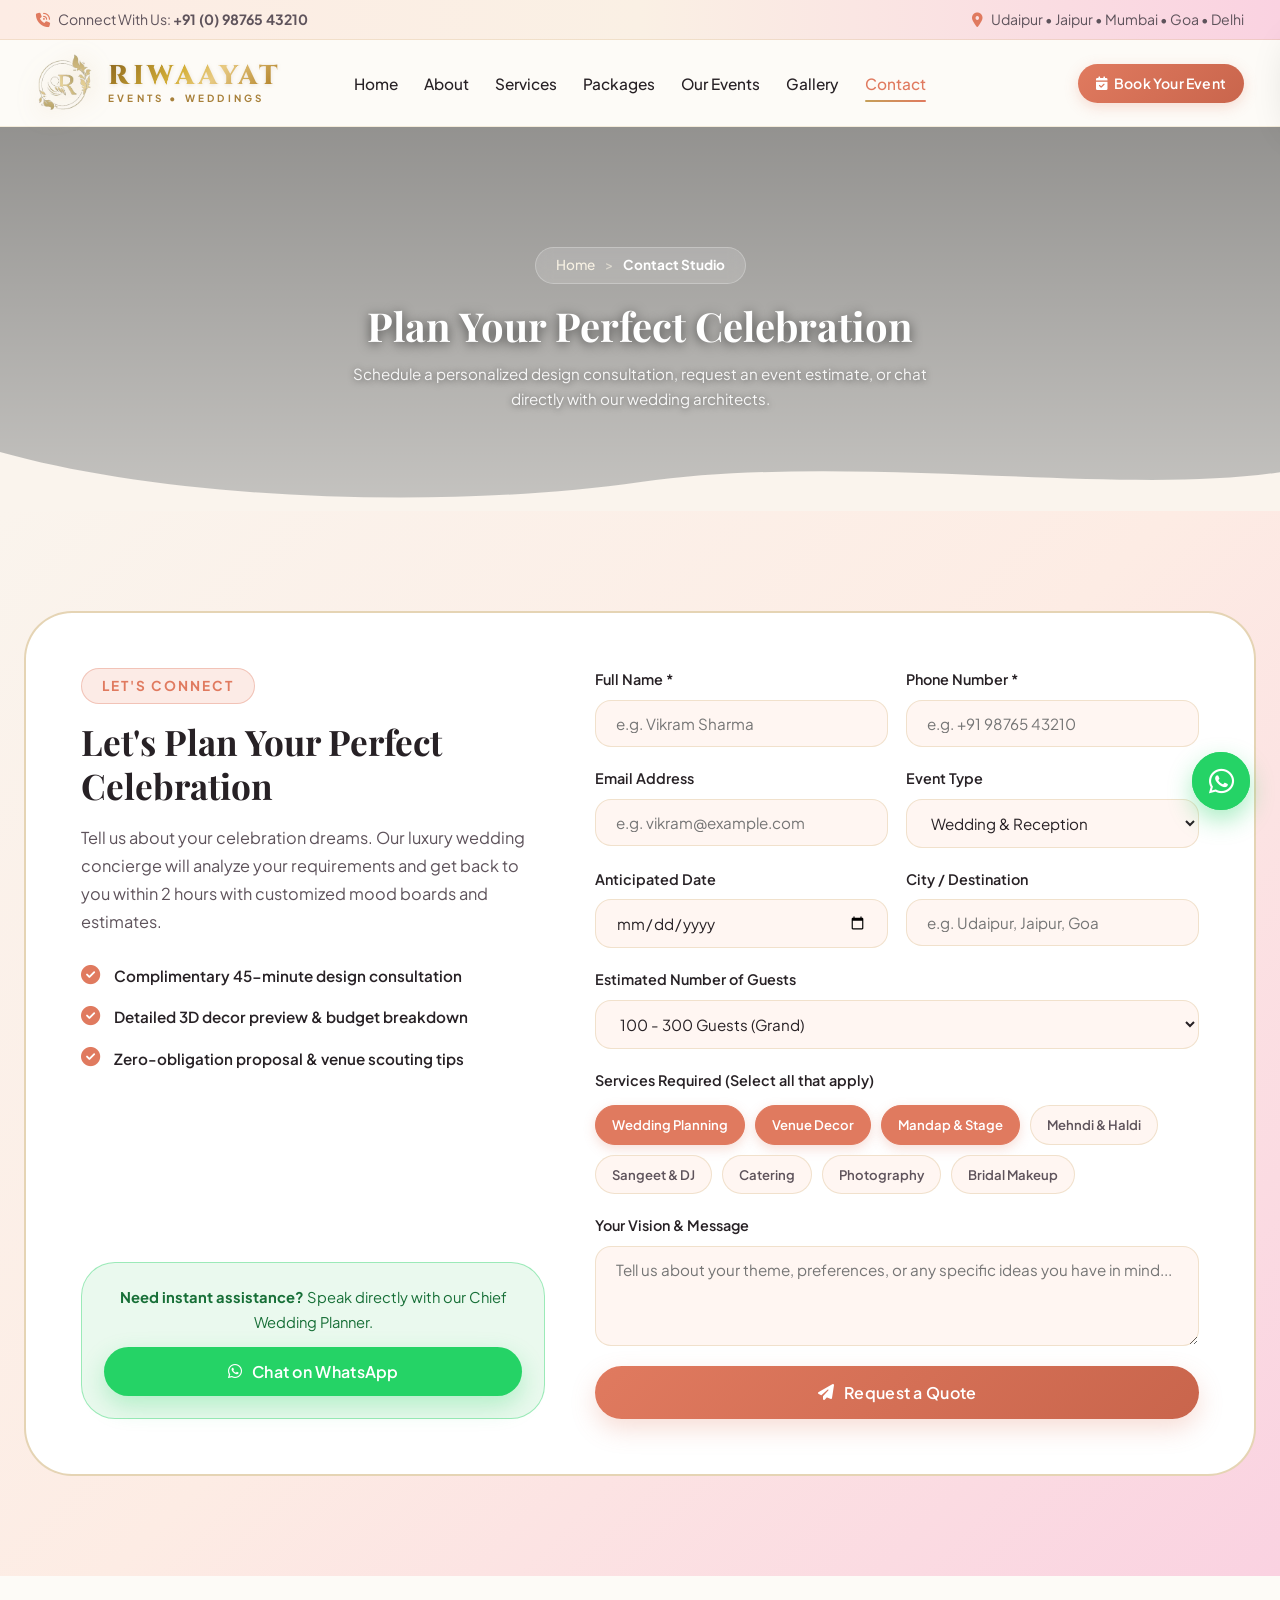
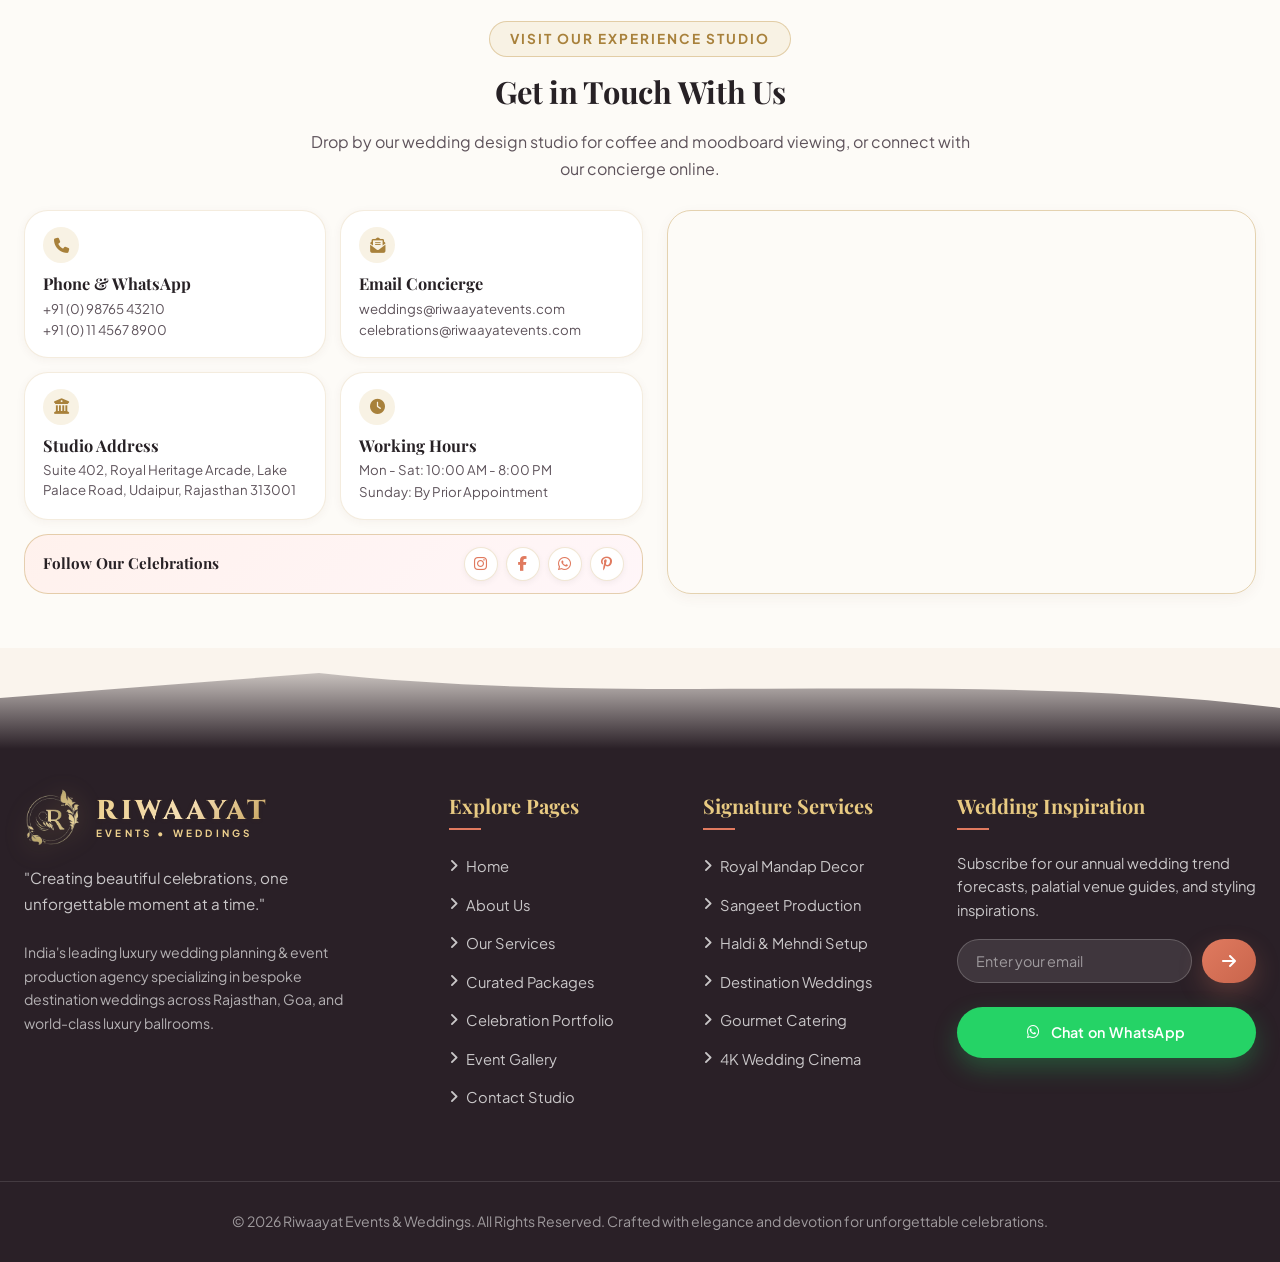
<file: contact.html>
<!DOCTYPE html>
<html lang="en">
<head>
  <meta charset="UTF-8">
  <meta name="viewport" content="width=device-width, initial-scale=1.0">
  <title>Contact Us &amp; Get a Quote | Riwaayat Events & Weddings - Luxury Wedding Studio</title>
  <meta name="description" content="Get in touch with Riwaayat Events & Weddings. Request a custom wedding proposal, book a consultation at our Udaipur experience studio, or chat directly on WhatsApp.">
  
  <link rel="icon" type="image/svg+xml" href="data:image/svg+xml,<svg xmlns='http://www.w3.org/2000/svg' viewBox='0 0 100 100'><circle cx='50' cy='50' r='45' fill='%23C5A059'/><polygon points='50,20 62,38 84,38 67,52 73,74 50,60 27,74 33,52 16,38 38,38' fill='%23FFFFFF'/></svg>">
  <link rel="preconnect" href="https://fonts.googleapis.com">
  <link rel="preconnect" href="https://fonts.gstatic.com" crossorigin>
  <link rel="stylesheet" href="https://cdnjs.cloudflare.com/ajax/libs/font-awesome/6.4.0/css/all.min.css">
  <link rel="stylesheet" href="css/style.css">
</head>
<body>

  <!-- TOP ANNOUNCEMENT BAR -->
  <div class="top-bar">
    <div class="container top-bar-inner">
      <div class="top-bar-item">
        <i class="fa-solid fa-phone-volume"></i>
        <span>Connect With Us: <strong>+91 (0) 98765 43210</strong></span>
      </div>
      <div class="top-bar-item">
        <i class="fa-solid fa-location-dot"></i>
        <span>Udaipur &bull; Jaipur &bull; Mumbai &bull; Goa &bull; Delhi</span>
      </div>
    </div>
  </div>

  <!-- STICKY NAVBAR -->
  <header class="navbar" id="navbar">
    <div class="container navbar-inner">
      <a href="index.html" class="brand-logo">
        <img src="images/riwaayat-crest.png" alt="Riwaayat Events &amp; Weddings" class="brand-emblem-img">
        <div class="brand-text">
          <span class="brand-name">RIWAAYAT</span>
          <span class="brand-sub">EVENTS &bull; WEDDINGS</span>
        </div>
      </a>

      <nav class="nav-menu">
        <a href="index.html" class="nav-link">Home</a>
        <a href="about.html" class="nav-link">About</a>
        <a href="services.html" class="nav-link">Services</a>
        <a href="packages.html" class="nav-link">Packages</a>
        <a href="events.html" class="nav-link">Our Events</a>
        <a href="gallery.html" class="nav-link">Gallery</a>
        <a href="contact.html" class="nav-link active">Contact</a>
      </nav>

      <div class="nav-cta-wrap">
        <a href="#quote" class="btn-pill btn-primary">
          <i class="fa-solid fa-calendar-check"></i>
          <span>Book Your Event</span>
        </a>
        <button class="hamburger" id="hamburgerBtn" aria-label="Toggle Navigation">
          <span></span><span></span><span></span>
        </button>
      </div>
    </div>
  </header>

  <!-- Mobile Drawer -->
  <div class="mobile-drawer-backdrop" id="drawerBackdrop"></div>
  <div class="mobile-nav-drawer" id="mobileDrawer">
    <div>
      <div style="display: flex; justify-content: space-between; align-items: center; margin-bottom: 24px;">
        <a href="index.html" class="brand-logo mobile-brand">
          <img src="images/riwaayat-crest.png" alt="Riwaayat Events &amp; Weddings" class="brand-emblem-img">
          <div class="brand-text">
            <span class="brand-name">RIWAAYAT</span>
            <span class="brand-sub">EVENTS &bull; WEDDINGS</span>
          </div>
        </a>
        <button class="mobile-drawer-close" style="font-size: 1.6rem; color: var(--text-main);" aria-label="Close menu">&times;</button>
      </div>
      <div class="mobile-nav-links">
        <a href="index.html" class="mobile-nav-link">Home <i class="fa-solid fa-arrow-right"></i></a>
        <a href="about.html" class="mobile-nav-link">About Us <i class="fa-solid fa-arrow-right"></i></a>
        <a href="services.html" class="mobile-nav-link">Our Services <i class="fa-solid fa-arrow-right"></i></a>
        <a href="packages.html" class="mobile-nav-link">Curated Packages <i class="fa-solid fa-arrow-right"></i></a>
        <a href="events.html" class="mobile-nav-link">Celebration Portfolio <i class="fa-solid fa-arrow-right"></i></a>
        <a href="gallery.html" class="mobile-nav-link">Story Gallery &amp; Films <i class="fa-solid fa-arrow-right"></i></a>
        <a href="contact.html" class="mobile-nav-link">Contact &amp; Quote <i class="fa-solid fa-arrow-right"></i></a>
      </div>
    </div>
    <div style="margin-top: 30px;">
      <a href="#quote" class="btn-pill btn-primary" style="width: 100%; margin-bottom: 12px;">
        <i class="fa-solid fa-calendar-check"></i> Book Your Event
      </a>
      <a href="https://api.whatsapp.com/send?phone=919876543210" target="_blank" class="btn-pill btn-whatsapp" style="width: 100%;">
        <i class="fa-brands fa-whatsapp"></i> Chat on WhatsApp
      </a>
    </div>
  </div>

  <main>
    <!-- PAGE HERO BANNER -->
    <section class="page-hero" style="background-image: url('https://images.unsplash.com/photo-1519741497674-611481863552?auto=format&fit=crop&w=1920&q=80');">
      <div class="page-hero-overlay"></div>
      <div class="page-hero-content">
        <div class="breadcrumb">
          <a href="index.html">Home</a>
          <span class="sep">&gt;</span>
          <span class="current">Contact Studio</span>
        </div>
        <h1 class="page-hero-title">Plan Your Perfect Celebration</h1>
        <p class="page-hero-sub">
          Schedule a personalized design consultation, request an event estimate, or chat directly with our wedding architects.
        </p>
      </div>
      <div class="curve-divider curve-bottom">
        <svg viewBox="0 0 1200 120" preserveAspectRatio="none">
          <path d="M0,0 C150,90 400,120 600,60 C800,0 1050,90 1200,40 L1200,120 L0,120 Z" fill="#FAF4ED"></path>
        </svg>
      </div>
    </section>

    <!-- GET A QUOTE FORM SECTION -->
    <section class="section-padding quote-section" id="quote">
      <div class="container">
        <div class="quote-wrap">
          <!-- Left: Info & WhatsApp CTA -->
          <div class="quote-info">
            <div>
              <span class="section-tag coral-tag">Let's Connect</span>
              <h3>Let's Plan Your Perfect Celebration</h3>
              <p>
                Tell us about your celebration dreams. Our luxury wedding concierge will analyze your requirements and get back to you within 2 hours with customized mood boards and estimates.
              </p>

              <div class="quote-perks">
                <div class="perk-item">
                  <i class="fa-solid fa-circle-check"></i>
                  <span>Complimentary 45-minute design consultation</span>
                </div>
                <div class="perk-item">
                  <i class="fa-solid fa-circle-check"></i>
                  <span>Detailed 3D decor preview &amp; budget breakdown</span>
                </div>
                <div class="perk-item">
                  <i class="fa-solid fa-circle-check"></i>
                  <span>Zero-obligation proposal &amp; venue scouting tips</span>
                </div>
              </div>
            </div>

            <!-- WhatsApp Box -->
            <div class="whatsapp-box">
              <p><strong>Need instant assistance?</strong> Speak directly with our Chief Wedding Planner.</p>
              <button type="button" class="btn-pill btn-whatsapp" id="directWhatsAppBtn" style="width: 100%;">
                <i class="fa-brands fa-whatsapp"></i>
                <span>Chat on WhatsApp</span>
              </button>
            </div>
          </div>

          <!-- Right: Interactive Form -->
          <form class="quote-form" id="quoteForm">
            <div class="form-row">
              <div class="form-group">
                <label for="clientName" class="form-label">Full Name *</label>
                <input type="text" id="clientName" class="form-input" placeholder="e.g. Vikram Sharma" required>
              </div>
              <div class="form-group">
                <label for="clientPhone" class="form-label">Phone Number *</label>
                <input type="tel" id="clientPhone" class="form-input" placeholder="e.g. +91 98765 43210" required>
              </div>
            </div>

            <div class="form-row">
              <div class="form-group">
                <label for="clientEmail" class="form-label">Email Address</label>
                <input type="email" id="clientEmail" class="form-input" placeholder="e.g. vikram@example.com">
              </div>
              <div class="form-group">
                <label for="eventType" class="form-label">Event Type</label>
                <select id="eventType" class="form-select">
                  <option value="Wedding &amp; Reception">Wedding &amp; Reception</option>
                  <option value="Destination Wedding">Destination Wedding</option>
                  <option value="Sangeet &amp; Cocktail Night">Sangeet &amp; Cocktail Night</option>
                  <option value="Haldi &amp; Mehndi Ceremony">Haldi &amp; Mehndi Ceremony</option>
                  <option value="Engagement Ceremony">Engagement Ceremony</option>
                  <option value="Corporate / Luxury Gala">Corporate / Luxury Gala</option>
                </select>
              </div>
            </div>

            <div class="form-row">
              <div class="form-group">
                <label for="eventDate" class="form-label">Anticipated Date</label>
                <input type="date" id="eventDate" class="form-input">
              </div>
              <div class="form-group">
                <label for="eventLocation" class="form-label">City / Destination</label>
                <input type="text" id="eventLocation" class="form-input" placeholder="e.g. Udaipur, Jaipur, Goa">
              </div>
            </div>

            <div class="form-group">
              <label for="guestCount" class="form-label">Estimated Number of Guests</label>
              <select id="guestCount" class="form-select">
                <option value="Under 100 Guests (Intimate)">Under 100 Guests (Intimate)</option>
                <option value="100 - 300 Guests (Grand)" selected>100 - 300 Guests (Grand)</option>
                <option value="300 - 600 Guests (Royal)">300 - 600 Guests (Royal)</option>
                <option value="600+ Guests (Extravaganza)">600+ Guests (Extravaganza)</option>
              </select>
            </div>

            <!-- Services Required Checkbox Pills -->
            <div class="form-group">
              <label class="form-label">Services Required (Select all that apply)</label>
              <div class="services-checkbox-grid">
                <div class="service-pill-chip">
                  <input type="checkbox" id="srv1" name="services" value="Wedding Planning" checked>
                  <label for="srv1">Wedding Planning</label>
                </div>
                <div class="service-pill-chip">
                  <input type="checkbox" id="srv2" name="services" value="Venue Decor" checked>
                  <label for="srv2">Venue Decor</label>
                </div>
                <div class="service-pill-chip">
                  <input type="checkbox" id="srv3" name="services" value="Mandap &amp; Stage" checked>
                  <label for="srv3">Mandap &amp; Stage</label>
                </div>
                <div class="service-pill-chip">
                  <input type="checkbox" id="srv4" name="services" value="Mehndi &amp; Haldi">
                  <label for="srv4">Mehndi &amp; Haldi</label>
                </div>
                <div class="service-pill-chip">
                  <input type="checkbox" id="srv5" name="services" value="Sangeet &amp; DJ">
                  <label for="srv5">Sangeet &amp; DJ</label>
                </div>
                <div class="service-pill-chip">
                  <input type="checkbox" id="srv6" name="services" value="Catering">
                  <label for="srv6">Catering</label>
                </div>
                <div class="service-pill-chip">
                  <input type="checkbox" id="srv7" name="services" value="Photography">
                  <label for="srv7">Photography</label>
                </div>
                <div class="service-pill-chip">
                  <input type="checkbox" id="srv8" name="services" value="Bridal Makeup">
                  <label for="srv8">Bridal Makeup</label>
                </div>
              </div>
            </div>

            <div class="form-group">
              <label for="clientMessage" class="form-label">Your Vision &amp; Message</label>
              <textarea id="clientMessage" class="form-textarea" placeholder="Tell us about your theme, preferences, or any specific ideas you have in mind..."></textarea>
            </div>

            <button type="submit" class="btn-pill btn-primary" style="width: 100%; padding: 16px;">
              <i class="fa-solid fa-paper-plane"></i>
              <span>Request a Quote</span>
            </button>
          </form>
        </div>
      </div>
    </section>

    <!-- CONTACT DETAILS & GOOGLE MAP SECTION -->
    <section class="section-padding contact-section">
      <div class="container">
        <div class="section-header text-center">
          <span class="section-tag gold-tag">Visit Our Experience Studio</span>
          <h2 class="section-title">Get in Touch With Us</h2>
          <p class="section-subtitle">
            Drop by our wedding design studio for coffee and moodboard viewing, or connect with our concierge online.
          </p>
        </div>

        <div class="contact-split">
          <!-- Left: Contact Details Cards -->
          <div>
            <div class="contact-cards-wrap">
              <div class="contact-card">
                <div class="contact-card-icon"><i class="fa-solid fa-phone"></i></div>
                <h4>Phone &amp; WhatsApp</h4>
                <p><a href="tel:+919876543210">+91 (0) 98765 43210</a></p>
                <p><a href="tel:+911145678900">+91 (0) 11 4567 8900</a></p>
              </div>

              <div class="contact-card">
                <div class="contact-card-icon"><i class="fa-solid fa-envelope-open-text"></i></div>
                <h4>Email Concierge</h4>
                <p><a href="mailto:weddings@riwaayatevents.com">weddings@riwaayatevents.com</a></p>
                <p><a href="mailto:celebrations@riwaayatevents.com">celebrations@riwaayatevents.com</a></p>
              </div>

              <div class="contact-card">
                <div class="contact-card-icon"><i class="fa-solid fa-building-columns"></i></div>
                <h4>Studio Address</h4>
                <p>Suite 402, Royal Heritage Arcade, Lake Palace Road, Udaipur, Rajasthan 313001</p>
              </div>

              <div class="contact-card">
                <div class="contact-card-icon"><i class="fa-solid fa-clock"></i></div>
                <h4>Working Hours</h4>
                <p>Mon - Sat: 10:00 AM - 8:00 PM</p>
                <p>Sunday: By Prior Appointment</p>
              </div>
            </div>

            <!-- Social Media Box -->
            <div class="contact-socials-box">
              <h4>Follow Our Celebrations</h4>
              <div class="social-links">
                <a href="https://instagram.com" target="_blank" class="social-link" aria-label="Instagram"><i class="fa-brands fa-instagram"></i></a>
                <a href="https://facebook.com" target="_blank" class="social-link" aria-label="Facebook"><i class="fa-brands fa-facebook-f"></i></a>
                <a href="https://api.whatsapp.com/send?phone=919876543210" target="_blank" class="social-link" aria-label="WhatsApp"><i class="fa-brands fa-whatsapp"></i></a>
                <a href="https://pinterest.com" target="_blank" class="social-link" aria-label="Pinterest"><i class="fa-brands fa-pinterest-p"></i></a>
              </div>
            </div>
          </div>

          <!-- Right: Interactive Google Map -->
          <div class="map-container">
            <iframe 
              src="https://www.google.com/maps/embed?pb=!1m18!1m12!1m3!1d116086.08272589259!2d73.65588390729707!3d24.58544525895782!2m3!1f0!2f0!3f0!3m2!1i1024!2i768!4f13.1!3m3!1m2!1s0x3967e56550a14411%3A0xdbd8c28455b868b0!2sUdaipur%2C%20Rajasthan!5e0!3m2!1sen!2sin!4v1700000000000!5m2!1sen!2sin" 
              allowfullscreen="" 
              loading="lazy" 
              referrerpolicy="no-referrer-when-downgrade" 
              title="Riwaayat Events & Weddings Experience Studio Location">
            </iframe>
          </div>
        </div>
      </div>
    </section>

  </main>

  <!-- FOOTER -->
  <footer class="site-footer">
    <div class="curve-divider curve-top">
      <svg viewBox="0 0 1200 120" preserveAspectRatio="none">
        <path d="M0,0 C300,80 600,0 900,70 L1200,20 L1200,120 L0,120 Z" fill="#FAF4ED"></path>
      </svg>
    </div>

    <div class="container footer-inner">
      <div class="footer-brand">
        <a href="index.html" class="brand-logo">
        <img src="images/riwaayat-crest.png" alt="Riwaayat Events &amp; Weddings" class="brand-emblem-img">
        <div class="brand-text">
          <span class="brand-name">RIWAAYAT</span>
          <span class="brand-sub">EVENTS &bull; WEDDINGS</span>
        </div>
      </a>
        <p>"Creating beautiful celebrations, one unforgettable moment at a time."</p>
        <p style="font-size: 0.88rem; color: rgba(255, 255, 255, 0.65);">
          India's leading luxury wedding planning &amp; event production agency specializing in bespoke destination weddings across Rajasthan, Goa, and world-class luxury ballrooms.
        </p>
      </div>

      <div class="footer-col">
        <h4>Explore Pages</h4>
        <ul class="footer-links">
          <li><a href="index.html"><i class="fa-solid fa-angle-right"></i> Home</a></li>
          <li><a href="about.html"><i class="fa-solid fa-angle-right"></i> About Us</a></li>
          <li><a href="services.html"><i class="fa-solid fa-angle-right"></i> Our Services</a></li>
          <li><a href="packages.html"><i class="fa-solid fa-angle-right"></i> Curated Packages</a></li>
          <li><a href="events.html"><i class="fa-solid fa-angle-right"></i> Celebration Portfolio</a></li>
          <li><a href="gallery.html"><i class="fa-solid fa-angle-right"></i> Event Gallery</a></li>
          <li><a href="contact.html"><i class="fa-solid fa-angle-right"></i> Contact Studio</a></li>
        </ul>
      </div>

      <div class="footer-col">
        <h4>Signature Services</h4>
        <ul class="footer-links">
          <li><a href="services.html#mandap"><i class="fa-solid fa-angle-right"></i> Royal Mandap Decor</a></li>
          <li><a href="services.html#sangeet"><i class="fa-solid fa-angle-right"></i> Sangeet Production</a></li>
          <li><a href="services.html#haldi"><i class="fa-solid fa-angle-right"></i> Haldi &amp; Mehndi Setup</a></li>
          <li><a href="services.html#planning"><i class="fa-solid fa-angle-right"></i> Destination Weddings</a></li>
          <li><a href="services.html#catering"><i class="fa-solid fa-angle-right"></i> Gourmet Catering</a></li>
          <li><a href="services.html#photo"><i class="fa-solid fa-angle-right"></i> 4K Wedding Cinema</a></li>
        </ul>
      </div>

      <div class="footer-col footer-newsletter">
        <h4>Wedding Inspiration</h4>
        <p>Subscribe for our annual wedding trend forecasts, palatial venue guides, and styling inspirations.</p>
        <form class="newsletter-form">
          <input type="email" placeholder="Enter your email" required aria-label="Email for newsletter">
          <button type="submit" class="btn-pill btn-primary"><i class="fa-solid fa-arrow-right"></i></button>
        </form>
        <div style="margin-top: 24px;">
          <a href="https://api.whatsapp.com/send?phone=919876543210" target="_blank" class="btn-pill btn-whatsapp" style="width: 100%; font-size: 0.9rem;">
            <i class="fa-brands fa-whatsapp"></i> Chat on WhatsApp
          </a>
        </div>
      </div>
    </div>

    <div class="container footer-bottom">
      <p>&copy; 2026 Riwaayat Events & Weddings. All Rights Reserved. Crafted with elegance and devotion for unforgettable celebrations.</p>
    </div>
  </footer>

  <div class="floating-actions">
    <a href="https://api.whatsapp.com/send?phone=919876543210" target="_blank" class="float-whatsapp-btn" title="Chat with us on WhatsApp" aria-label="WhatsApp Chat"><i class="fa-brands fa-whatsapp"></i></a>
    <button class="back-to-top" aria-label="Back to Top"><i class="fa-solid fa-chevron-up"></i></button>
  </div>

  <div class="toast-notice" id="toastNotice">
    <div class="toast-icon"><i class="fa-solid fa-circle-check"></i></div>
    <div class="toast-text">
      <h5 class="toast-title">Success</h5>
      <p class="toast-desc">Message received.</p>
    </div>
  </div>

  <script src="js/main.js"></script>
</body>
</html>
</file>
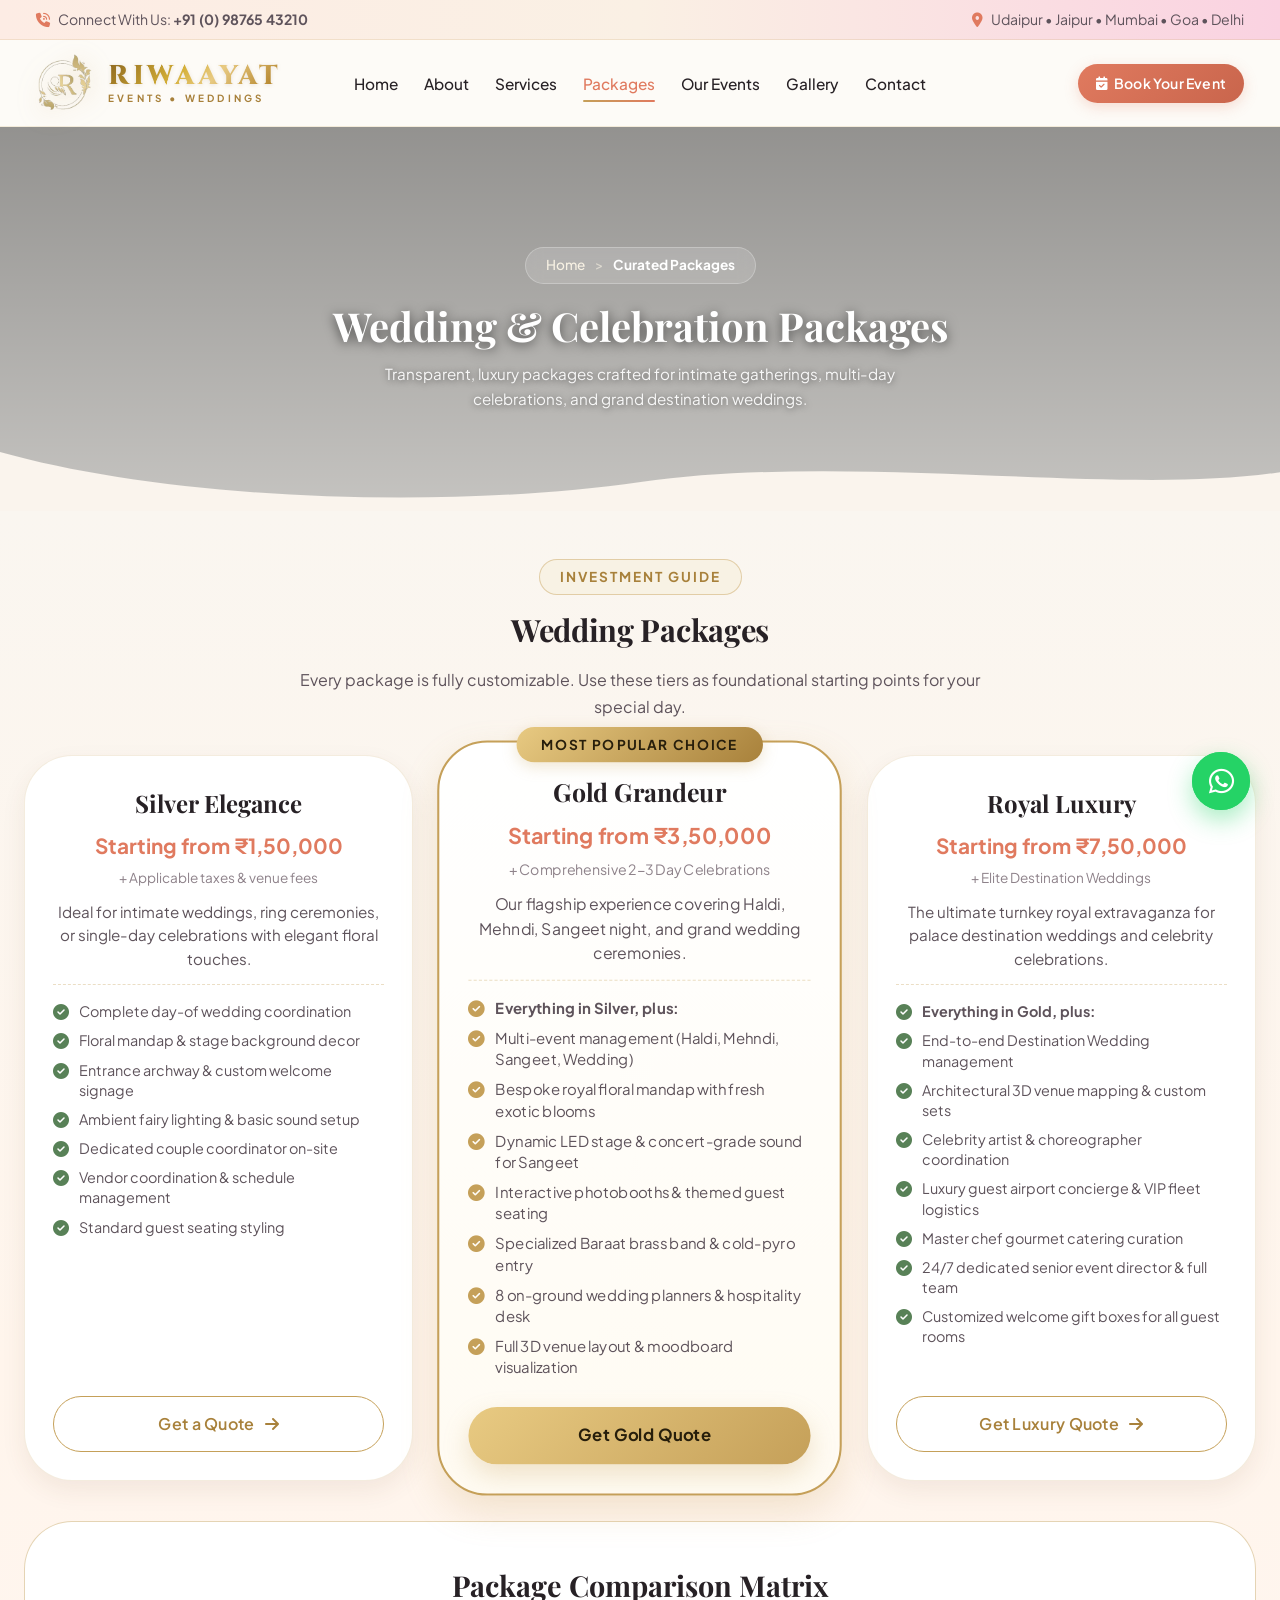
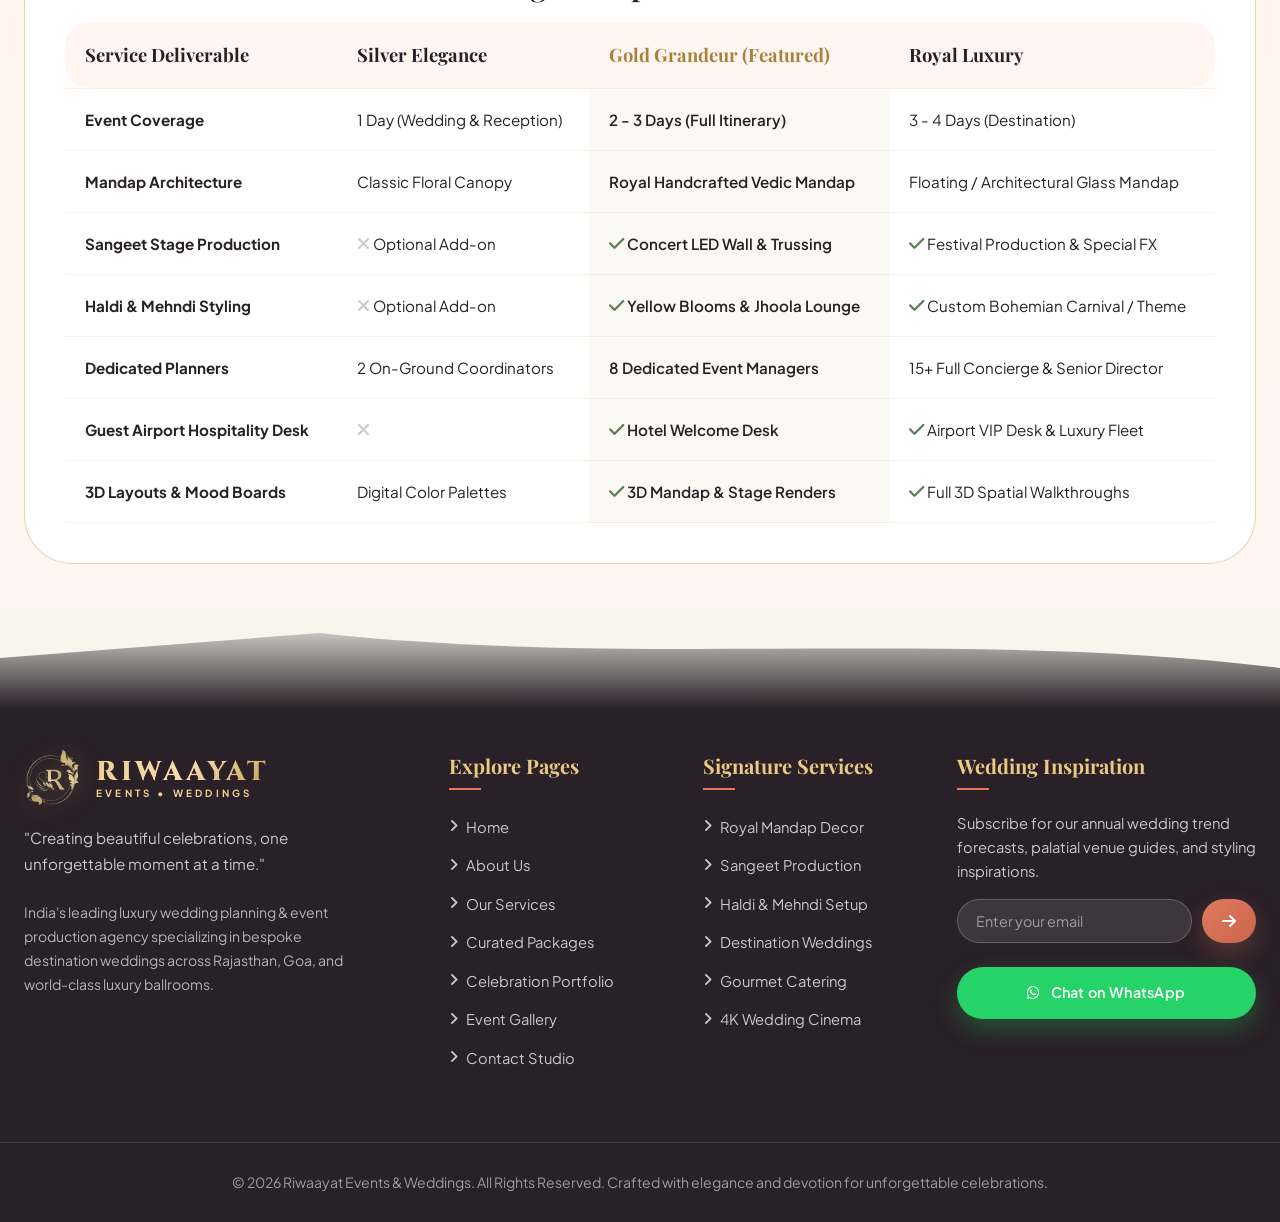
<file: packages.html>
<!DOCTYPE html>
<html lang="en">
<head>
  <meta charset="UTF-8">
  <meta name="viewport" content="width=device-width, initial-scale=1.0">
  <title>Wedding Packages | Riwaayat Events & Weddings - Transparent Luxury Pricing</title>
  <meta name="description" content="Browse transparent luxury wedding packages by Riwaayat Events & Weddings: Silver Elegance, Gold Grandeur (Featured), and Royal Luxury Destination Packages with full inclusions.">
  
  <link rel="icon" type="image/svg+xml" href="data:image/svg+xml,<svg xmlns='http://www.w3.org/2000/svg' viewBox='0 0 100 100'><circle cx='50' cy='50' r='45' fill='%23C5A059'/><polygon points='50,20 62,38 84,38 67,52 73,74 50,60 27,74 33,52 16,38 38,38' fill='%23FFFFFF'/></svg>">
  <link rel="preconnect" href="https://fonts.googleapis.com">
  <link rel="preconnect" href="https://fonts.gstatic.com" crossorigin>
  <link rel="stylesheet" href="https://cdnjs.cloudflare.com/ajax/libs/font-awesome/6.4.0/css/all.min.css">
  <link rel="stylesheet" href="css/style.css">
  <style>
    .comparison-table-wrap {
      background: var(--bg-white);
      border-radius: var(--radius-xl);
      padding: 40px;
      box-shadow: var(--shadow-luxury);
      border: 1.5px solid var(--border-gold);
      overflow-x: auto;
      margin-top: 40px;
    }
    .comp-table {
      width: 100%;
      border-collapse: collapse;
      text-align: left;
    }
    .comp-table th, .comp-table td {
      padding: 18px 20px;
      border-bottom: 1px solid rgba(197, 160, 89, 0.15);
      font-size: 0.95rem;
    }
    .comp-table th {
      font-family: var(--font-serif);
      font-size: 1.15rem;
      color: var(--text-main);
      background: var(--bg-peach-light);
    }
    .comp-table th:first-child {
      border-top-left-radius: var(--radius-md);
      border-bottom-left-radius: var(--radius-md);
    }
    .comp-table th:last-child {
      border-top-right-radius: var(--radius-md);
      border-bottom-right-radius: var(--radius-md);
    }
    .comp-table td.highlight-col {
      background: rgba(248, 243, 234, 0.5);
      font-weight: 600;
    }
    .comp-check { color: var(--sage-accent); font-size: 1.1rem; }
    .comp-cross { color: #CCC; font-size: 1.1rem; }
    .table-scroll-hint {
      display: none;
    }
    @media (max-width: 768px) {
      .comparison-table-wrap {
        padding: 16px 8px 18px !important;
        border-radius: 14px !important;
        margin-top: 24px !important;
        -webkit-overflow-scrolling: touch !important;
      }
      .comparison-table-wrap h3 {
        font-size: 1.2rem !important;
        margin-bottom: 8px !important;
      }
      .table-scroll-hint {
        display: inline-flex !important;
        align-items: center !important;
        gap: 6px !important;
        font-size: 0.68rem !important;
        color: var(--coral-muted) !important;
        background: var(--bg-peach-light) !important;
        padding: 4px 10px !important;
        border-radius: var(--radius-pill) !important;
        margin-bottom: 10px !important;
        border: 1px solid rgba(224, 122, 95, 0.2) !important;
      }
      .comp-table {
        min-width: 480px !important;
      }
      .comp-table th, .comp-table td {
        padding: 8px 8px !important;
        font-size: 0.72rem !important;
        line-height: 1.25 !important;
      }
      .comp-table th {
        font-size: 0.76rem !important;
      }
      .comp-table th:first-child,
      .comp-table td:first-child {
        position: sticky !important;
        left: 0 !important;
        z-index: 2 !important;
        background: #FFFFFF !important;
        box-shadow: 2px 0 6px rgba(0,0,0,0.06) !important;
        font-weight: 600 !important;
        max-width: 120px !important;
      }
      .comp-table th:first-child {
        background: #FFEFE8 !important;
      }
      .comp-check { font-size: 0.85rem !important; }
      .comp-cross { font-size: 0.85rem !important; }
    }
  </style>
</head>
<body>

  <!-- TOP ANNOUNCEMENT BAR -->
  <div class="top-bar">
    <div class="container top-bar-inner">
      <div class="top-bar-item">
        <i class="fa-solid fa-phone-volume"></i>
        <span>Connect With Us: <strong>+91 (0) 98765 43210</strong></span>
      </div>
      <div class="top-bar-item">
        <i class="fa-solid fa-location-dot"></i>
        <span>Udaipur &bull; Jaipur &bull; Mumbai &bull; Goa &bull; Delhi</span>
      </div>
    </div>
  </div>

  <!-- STICKY NAVBAR -->
  <header class="navbar" id="navbar">
    <div class="container navbar-inner">
      <a href="index.html" class="brand-logo">
        <img src="images/riwaayat-crest.png" alt="Riwaayat Events &amp; Weddings" class="brand-emblem-img">
        <div class="brand-text">
          <span class="brand-name">RIWAAYAT</span>
          <span class="brand-sub">EVENTS &bull; WEDDINGS</span>
        </div>
      </a>

      <nav class="nav-menu">
        <a href="index.html" class="nav-link">Home</a>
        <a href="about.html" class="nav-link">About</a>
        <a href="services.html" class="nav-link">Services</a>
        <a href="packages.html" class="nav-link active">Packages</a>
        <a href="events.html" class="nav-link">Our Events</a>
        <a href="gallery.html" class="nav-link">Gallery</a>
        <a href="contact.html" class="nav-link">Contact</a>
      </nav>

      <div class="nav-cta-wrap">
        <a href="contact.html#quote" class="btn-pill btn-primary">
          <i class="fa-solid fa-calendar-check"></i>
          <span>Book Your Event</span>
        </a>
        <button class="hamburger" id="hamburgerBtn" aria-label="Toggle Navigation">
          <span></span><span></span><span></span>
        </button>
      </div>
    </div>
  </header>

  <!-- Mobile Drawer -->
  <div class="mobile-drawer-backdrop" id="drawerBackdrop"></div>
  <div class="mobile-nav-drawer" id="mobileDrawer">
    <div>
      <div style="display: flex; justify-content: space-between; align-items: center; margin-bottom: 24px;">
        <a href="index.html" class="brand-logo mobile-brand">
          <img src="images/riwaayat-crest.png" alt="Riwaayat Events &amp; Weddings" class="brand-emblem-img">
          <div class="brand-text">
            <span class="brand-name">RIWAAYAT</span>
            <span class="brand-sub">EVENTS &bull; WEDDINGS</span>
          </div>
        </a>
        <button class="mobile-drawer-close" style="font-size: 1.6rem; color: var(--text-main);" aria-label="Close menu">&times;</button>
      </div>
      <div class="mobile-nav-links">
        <a href="index.html" class="mobile-nav-link">Home <i class="fa-solid fa-arrow-right"></i></a>
        <a href="about.html" class="mobile-nav-link">About Us <i class="fa-solid fa-arrow-right"></i></a>
        <a href="services.html" class="mobile-nav-link">Our Services <i class="fa-solid fa-arrow-right"></i></a>
        <a href="packages.html" class="mobile-nav-link">Curated Packages <i class="fa-solid fa-arrow-right"></i></a>
        <a href="events.html" class="mobile-nav-link">Celebration Portfolio <i class="fa-solid fa-arrow-right"></i></a>
        <a href="gallery.html" class="mobile-nav-link">Story Gallery &amp; Films <i class="fa-solid fa-arrow-right"></i></a>
        <a href="contact.html" class="mobile-nav-link">Contact &amp; Quote <i class="fa-solid fa-arrow-right"></i></a>
      </div>
    </div>
    <div style="margin-top: 30px;">
      <a href="contact.html#quote" class="btn-pill btn-primary" style="width: 100%; margin-bottom: 12px;">
        <i class="fa-solid fa-calendar-check"></i> Book Your Event
      </a>
      <a href="https://api.whatsapp.com/send?phone=919876543210" target="_blank" class="btn-pill btn-whatsapp" style="width: 100%;">
        <i class="fa-brands fa-whatsapp"></i> Chat on WhatsApp
      </a>
    </div>
  </div>

  <main>
    <!-- PAGE HERO BANNER -->
    <section class="page-hero" style="background-image: url('https://images.unsplash.com/photo-1511285560929-80b456fea0bc?auto=format&fit=crop&w=1920&q=80');">
      <div class="page-hero-overlay"></div>
      <div class="page-hero-content">
        <div class="breadcrumb">
          <a href="index.html">Home</a>
          <span class="sep">&gt;</span>
          <span class="current">Curated Packages</span>
        </div>
        <h1 class="page-hero-title">Wedding &amp; Celebration Packages</h1>
        <p class="page-hero-sub">
          Transparent, luxury packages crafted for intimate gatherings, multi-day celebrations, and grand destination weddings.
        </p>
      </div>
      <div class="curve-divider curve-bottom">
        <svg viewBox="0 0 1200 120" preserveAspectRatio="none">
          <path d="M0,0 C150,90 400,120 600,60 C800,0 1050,90 1200,40 L1200,120 L0,120 Z" fill="#FAF4ED"></path>
        </svg>
      </div>
    </section>

    <!-- 3 PACKAGES GRID -->
    <section class="section-padding packages-section">
      <div class="container">
        <div class="section-header text-center">
          <span class="section-tag">Investment Guide</span>
          <h2 class="section-title">Wedding Packages</h2>
          <p class="section-subtitle">
            Every package is fully customizable. Use these tiers as foundational starting points for your special day.
          </p>
        </div>

        <div class="packages-grid">
          <!-- Silver Package -->
          <div class="package-card">
            <div class="package-header">
              <h3 class="package-name">Silver Elegance</h3>
              <div class="package-price">Starting from &#8377;1,50,000</div>
              <div class="package-price-sub">+ Applicable taxes &amp; venue fees</div>
              <p class="package-desc">
                Ideal for intimate weddings, ring ceremonies, or single-day celebrations with elegant floral touches.
              </p>
            </div>

            <ul class="package-features">
              <li><i class="fa-solid fa-circle-check"></i> Complete day-of wedding coordination</li>
              <li><i class="fa-solid fa-circle-check"></i> Floral mandap &amp; stage background decor</li>
              <li><i class="fa-solid fa-circle-check"></i> Entrance archway &amp; custom welcome signage</li>
              <li><i class="fa-solid fa-circle-check"></i> Ambient fairy lighting &amp; basic sound setup</li>
              <li><i class="fa-solid fa-circle-check"></i> Dedicated couple coordinator on-site</li>
              <li><i class="fa-solid fa-circle-check"></i> Vendor coordination &amp; schedule management</li>
              <li><i class="fa-solid fa-circle-check"></i> Standard guest seating styling</li>
            </ul>

            <div class="package-footer">
              <a href="contact.html?package=silver" class="btn-pill btn-outline-gold">
                <span>Get a Quote</span>
                <i class="fa-solid fa-arrow-right"></i>
              </a>
            </div>
          </div>

          <!-- Gold Package (Featured) -->
          <div class="package-card package-featured">
            <div class="package-ribbon">Most Popular Choice</div>
            <div class="package-header">
              <h3 class="package-name">Gold Grandeur</h3>
              <div class="package-price">Starting from &#8377;3,50,000</div>
              <div class="package-price-sub">+ Comprehensive 2-3 Day Celebrations</div>
              <p class="package-desc">
                Our flagship experience covering Haldi, Mehndi, Sangeet night, and grand wedding ceremonies.
              </p>
            </div>

            <ul class="package-features">
              <li><i class="fa-solid fa-circle-check"></i> <strong>Everything in Silver, plus:</strong></li>
              <li><i class="fa-solid fa-circle-check"></i> Multi-event management (Haldi, Mehndi, Sangeet, Wedding)</li>
              <li><i class="fa-solid fa-circle-check"></i> Bespoke royal floral mandap with fresh exotic blooms</li>
              <li><i class="fa-solid fa-circle-check"></i> Dynamic LED stage &amp; concert-grade sound for Sangeet</li>
              <li><i class="fa-solid fa-circle-check"></i> Interactive photobooths &amp; themed guest seating</li>
              <li><i class="fa-solid fa-circle-check"></i> Specialized Baraat brass band &amp; cold-pyro entry</li>
              <li><i class="fa-solid fa-circle-check"></i> 8 on-ground wedding planners &amp; hospitality desk</li>
              <li><i class="fa-solid fa-circle-check"></i> Full 3D venue layout &amp; moodboard visualization</li>
            </ul>

            <div class="package-footer">
              <a href="contact.html?package=gold" class="btn-pill btn-gold">
                <i class="fa-solid fa-sparkles"></i>
                <span>Get Gold Quote</span>
              </a>
            </div>
          </div>

          <!-- Luxury Royal Package -->
          <div class="package-card">
            <div class="package-header">
              <h3 class="package-name">Royal Luxury</h3>
              <div class="package-price">Starting from &#8377;7,50,000</div>
              <div class="package-price-sub">+ Elite Destination Weddings</div>
              <p class="package-desc">
                The ultimate turnkey royal extravaganza for palace destination weddings and celebrity celebrations.
              </p>
            </div>

            <ul class="package-features">
              <li><i class="fa-solid fa-circle-check"></i> <strong>Everything in Gold, plus:</strong></li>
              <li><i class="fa-solid fa-circle-check"></i> End-to-end Destination Wedding management</li>
              <li><i class="fa-solid fa-circle-check"></i> Architectural 3D venue mapping &amp; custom sets</li>
              <li><i class="fa-solid fa-circle-check"></i> Celebrity artist &amp; choreographer coordination</li>
              <li><i class="fa-solid fa-circle-check"></i> Luxury guest airport concierge &amp; VIP fleet logistics</li>
              <li><i class="fa-solid fa-circle-check"></i> Master chef gourmet catering curation</li>
              <li><i class="fa-solid fa-circle-check"></i> 24/7 dedicated senior event director &amp; full team</li>
              <li><i class="fa-solid fa-circle-check"></i> Customized welcome gift boxes for all guest rooms</li>
            </ul>

            <div class="package-footer">
              <a href="contact.html?package=luxury" class="btn-pill btn-outline-gold">
                <span>Get Luxury Quote</span>
                <i class="fa-solid fa-arrow-right"></i>
              </a>
            </div>
          </div>
        </div>

        <!-- COMPREHENSIVE COMPARISON TABLE -->
        <div class="comparison-table-wrap">
          <h3 style="font-family: var(--font-serif); font-size: 1.8rem; margin-bottom: 12px; text-align: center; color: var(--text-main);">
            Package Comparison Matrix
          </h3>
          <div style="text-align: center;">
            <div class="table-scroll-hint">
              <i class="fa-solid fa-arrows-left-right"></i> Scroll table to view all tiers
            </div>
          </div>
          <table class="comp-table">
            <thead>
              <tr>
                <th>Service Deliverable</th>
                <th>Silver Elegance</th>
                <th style="color: var(--gold-dark);">Gold Grandeur (Featured)</th>
                <th>Royal Luxury</th>
              </tr>
            </thead>
            <tbody>
              <tr>
                <td><strong>Event Coverage</strong></td>
                <td>1 Day (Wedding &amp; Reception)</td>
                <td class="highlight-col">2 - 3 Days (Full Itinerary)</td>
                <td>3 - 4 Days (Destination)</td>
              </tr>
              <tr>
                <td><strong>Mandap Architecture</strong></td>
                <td>Classic Floral Canopy</td>
                <td class="highlight-col">Royal Handcrafted Vedic Mandap</td>
                <td>Floating / Architectural Glass Mandap</td>
              </tr>
              <tr>
                <td><strong>Sangeet Stage Production</strong></td>
                <td><i class="fa-solid fa-xmark comp-cross"></i> Optional Add-on</td>
                <td class="highlight-col"><i class="fa-solid fa-check comp-check"></i> Concert LED Wall &amp; Trussing</td>
                <td><i class="fa-solid fa-check comp-check"></i> Festival Production &amp; Special FX</td>
              </tr>
              <tr>
                <td><strong>Haldi &amp; Mehndi Styling</strong></td>
                <td><i class="fa-solid fa-xmark comp-cross"></i> Optional Add-on</td>
                <td class="highlight-col"><i class="fa-solid fa-check comp-check"></i> Yellow Blooms &amp; Jhoola Lounge</td>
                <td><i class="fa-solid fa-check comp-check"></i> Custom Bohemian Carnival / Theme</td>
              </tr>
              <tr>
                <td><strong>Dedicated Planners</strong></td>
                <td>2 On-Ground Coordinators</td>
                <td class="highlight-col">8 Dedicated Event Managers</td>
                <td>15+ Full Concierge &amp; Senior Director</td>
              </tr>
              <tr>
                <td><strong>Guest Airport Hospitality Desk</strong></td>
                <td><i class="fa-solid fa-xmark comp-cross"></i></td>
                <td class="highlight-col"><i class="fa-solid fa-check comp-check"></i> Hotel Welcome Desk</td>
                <td><i class="fa-solid fa-check comp-check"></i> Airport VIP Desk &amp; Luxury Fleet</td>
              </tr>
              <tr>
                <td><strong>3D Layouts &amp; Mood Boards</strong></td>
                <td>Digital Color Palettes</td>
                <td class="highlight-col"><i class="fa-solid fa-check comp-check"></i> 3D Mandap &amp; Stage Renders</td>
                <td><i class="fa-solid fa-check comp-check"></i> Full 3D Spatial Walkthroughs</td>
              </tr>
            </tbody>
          </table>
        </div>
      </div>
    </section>
  </main>

  <!-- FOOTER -->
  <footer class="site-footer">
    <div class="curve-divider curve-top">
      <svg viewBox="0 0 1200 120" preserveAspectRatio="none">
        <path d="M0,0 C300,80 600,0 900,70 L1200,20 L1200,120 L0,120 Z" fill="#FAF4ED"></path>
      </svg>
    </div>

    <div class="container footer-inner">
      <div class="footer-brand">
        <a href="index.html" class="brand-logo">
        <img src="images/riwaayat-crest.png" alt="Riwaayat Events &amp; Weddings" class="brand-emblem-img">
        <div class="brand-text">
          <span class="brand-name">RIWAAYAT</span>
          <span class="brand-sub">EVENTS &bull; WEDDINGS</span>
        </div>
      </a>
        <p>"Creating beautiful celebrations, one unforgettable moment at a time."</p>
        <p style="font-size: 0.88rem; color: rgba(255, 255, 255, 0.65);">
          India's leading luxury wedding planning &amp; event production agency specializing in bespoke destination weddings across Rajasthan, Goa, and world-class luxury ballrooms.
        </p>
      </div>

      <div class="footer-col">
        <h4>Explore Pages</h4>
        <ul class="footer-links">
          <li><a href="index.html"><i class="fa-solid fa-angle-right"></i> Home</a></li>
          <li><a href="about.html"><i class="fa-solid fa-angle-right"></i> About Us</a></li>
          <li><a href="services.html"><i class="fa-solid fa-angle-right"></i> Our Services</a></li>
          <li><a href="packages.html"><i class="fa-solid fa-angle-right"></i> Curated Packages</a></li>
          <li><a href="events.html"><i class="fa-solid fa-angle-right"></i> Celebration Portfolio</a></li>
          <li><a href="gallery.html"><i class="fa-solid fa-angle-right"></i> Event Gallery</a></li>
          <li><a href="contact.html"><i class="fa-solid fa-angle-right"></i> Contact Studio</a></li>
        </ul>
      </div>

      <div class="footer-col">
        <h4>Signature Services</h4>
        <ul class="footer-links">
          <li><a href="services.html#mandap"><i class="fa-solid fa-angle-right"></i> Royal Mandap Decor</a></li>
          <li><a href="services.html#sangeet"><i class="fa-solid fa-angle-right"></i> Sangeet Production</a></li>
          <li><a href="services.html#haldi"><i class="fa-solid fa-angle-right"></i> Haldi &amp; Mehndi Setup</a></li>
          <li><a href="services.html#planning"><i class="fa-solid fa-angle-right"></i> Destination Weddings</a></li>
          <li><a href="services.html#catering"><i class="fa-solid fa-angle-right"></i> Gourmet Catering</a></li>
          <li><a href="services.html#photo"><i class="fa-solid fa-angle-right"></i> 4K Wedding Cinema</a></li>
        </ul>
      </div>

      <div class="footer-col footer-newsletter">
        <h4>Wedding Inspiration</h4>
        <p>Subscribe for our annual wedding trend forecasts, palatial venue guides, and styling inspirations.</p>
        <form class="newsletter-form">
          <input type="email" placeholder="Enter your email" required aria-label="Email for newsletter">
          <button type="submit" class="btn-pill btn-primary"><i class="fa-solid fa-arrow-right"></i></button>
        </form>
        <div style="margin-top: 24px;">
          <a href="https://api.whatsapp.com/send?phone=919876543210" target="_blank" class="btn-pill btn-whatsapp" style="width: 100%; font-size: 0.9rem;">
            <i class="fa-brands fa-whatsapp"></i> Chat on WhatsApp
          </a>
        </div>
      </div>
    </div>

    <div class="container footer-bottom">
      <p>&copy; 2026 Riwaayat Events & Weddings. All Rights Reserved. Crafted with elegance and devotion for unforgettable celebrations.</p>
    </div>
  </footer>

  <div class="floating-actions">
    <a href="https://api.whatsapp.com/send?phone=919876543210" target="_blank" class="float-whatsapp-btn" title="Chat with us on WhatsApp" aria-label="WhatsApp Chat"><i class="fa-brands fa-whatsapp"></i></a>
    <button class="back-to-top" aria-label="Back to Top"><i class="fa-solid fa-chevron-up"></i></button>
  </div>

  <script src="js/main.js"></script>
</body>
</html>
</file>
<file: css/style.css>
/* ==========================================================================
   DREAMDAY EVENTS - LUXURY WEDDING & EVENT MANAGEMENT
   Design System & Styling
   ========================================================================== */

/* --- Google Fonts Import --- */
@import url('https://fonts.googleapis.com/css2?family=Cinzel:wght@600;700;800;900&family=Cormorant+Garamond:ital,wght@0,400;0,500;0,600;0,700;1,400&family=Playfair+Display:ital,wght@0,500;0,600;0,700;0,800;1,400&family=Plus+Jakarta+Sans:wght@300;400;500;600;700;800&display=swap');

/* --- CSS Custom Properties --- */
:root {
  /* Warm, Rich & Colourful Light Palette */
  --bg-cream: #FAF6F0;
  --bg-ivory: #FDFBF7;
  --bg-peach: #FDECE4;
  --bg-peach-light: #FFF6F2;
  --bg-blush: #FAD2E1;
  --bg-blush-light: #FFF0F5;
  --bg-lavender: #EAE4F4;
  --bg-lavender-light: #F7F3FB;
  --bg-sage: #E8EFE9;
  --bg-sage-light: #F3F7F4;
  --bg-white: #FFFFFF;

  /* Luxury Accents */
  --gold-primary: #C5A059;
  --gold-dark: #A8813B;
  --gold-light: #F8F2E4;
  --gold-shimmer: #E8CA82;
  --gold-glow: rgba(197, 160, 89, 0.28);
  
  --coral-muted: #E07A5F;
  --coral-dark: #C9654C;
  --coral-light: #FCEBE6;
  --coral-glow: rgba(224, 122, 95, 0.25);

  --sage-accent: #588157;
  --sage-dark: #3F5E3E;
  
  --lavender-accent: #8E7DBE;
  --rose-accent: #D9658B;

  /* Typography Colors - High Contrast for Accessibility */
  --text-main: #272125;
  --text-muted: #5E535B;
  --text-light: #8E828A;
  --text-white: #FFFFFF;

  /* Borders & Shadows */
  --border-subtle: rgba(197, 160, 89, 0.2);
  --border-gold: rgba(197, 160, 89, 0.45);
  --border-card: rgba(255, 255, 255, 0.85);
  --shadow-sm: 0 4px 14px rgba(100, 60, 40, 0.05);
  --shadow-md: 0 10px 25px rgba(100, 60, 40, 0.08);
  --shadow-lg: 0 20px 40px rgba(100, 60, 40, 0.09), 0 1px 3px rgba(0,0,0,0.02);
  --shadow-gold: 0 15px 35px rgba(197, 160, 89, 0.22);
  --shadow-hover: 0 22px 50px rgba(70, 40, 30, 0.12);

  /* Curved & Organic Radii */
  --radius-xs: 8px;
  --radius-sm: 16px;
  --radius-md: 24px;
  --radius-lg: 34px;
  --radius-xl: 48px;
  --radius-pill: 9999px;
  --radius-organic-1: 62% 38% 70% 30% / 40% 65% 35% 60%;
  --radius-organic-2: 45% 55% 35% 65% / 60% 38% 62% 40%;

  /* Fonts */
  --font-serif: 'Playfair Display', Georgia, serif;
  --font-display: 'Cormorant Garamond', Garamond, serif;
  --font-sans: 'Plus Jakarta Sans', system-ui, -apple-system, sans-serif;

  /* Transition */
  --transition-fast: 0.2s cubic-bezier(0.4, 0, 0.2, 1);
  --transition-normal: 0.35s cubic-bezier(0.4, 0, 0.2, 1);
  --transition-slow: 0.6s cubic-bezier(0.2, 0.8, 0.2, 1);

  /* Layout */
  --container-max: 1280px;
}

/* --- Global Reset & Base Styles --- */
*, *::before, *::after {
  box-sizing: border-box;
  margin: 0;
  padding: 0;
}

html {
  scroll-behavior: smooth;
  font-size: 16px;
  -webkit-text-size-adjust: 100%;
}

body {
  font-family: var(--font-sans);
  background-color: var(--bg-ivory);
  color: var(--text-main);
  line-height: 1.65;
  overflow-x: hidden;
  position: relative;
  -webkit-font-smoothing: antialiased;
  -moz-osx-font-smoothing: grayscale;
}

img {
  max-width: 100%;
  height: auto;
  display: block;
}

a {
  text-decoration: none;
  color: inherit;
  transition: color var(--transition-fast);
}

button, input, select, textarea {
  font-family: inherit;
  font-size: inherit;
  border: none;
  outline: none;
}

button {
  cursor: pointer;
  background: none;
}

ul, ol {
  list-style: none;
}

/* --- Container & Utilities --- */
.container {
  width: 100%;
  max-width: var(--container-max);
  margin-left: auto;
  margin-right: auto;
  padding-left: 24px;
  padding-right: 24px;
}

.section-padding {
  padding-top: 100px;
  padding-bottom: 100px;
  position: relative;
}

.text-center { text-align: center; }
.text-gold { color: var(--gold-primary); }
.text-coral { color: var(--coral-muted); }

/* --- Section Headings --- */
.section-tag {
  display: inline-flex;
  align-items: center;
  gap: 8px;
  padding: 6px 20px;
  background: var(--gold-light);
  color: var(--gold-dark);
  font-size: 0.85rem;
  font-weight: 700;
  letter-spacing: 2px;
  text-transform: uppercase;
  border-radius: var(--radius-pill);
  border: 1px solid var(--border-gold);
  margin-bottom: 16px;
}

.section-tag.coral-tag {
  background: var(--coral-light);
  color: var(--coral-muted);
  border-color: rgba(224, 122, 95, 0.35);
}

.section-tag.sage-tag {
  background: var(--bg-sage);
  color: var(--sage-accent);
  border-color: rgba(88, 129, 87, 0.35);
}

.section-title {
  font-family: var(--font-serif);
  font-size: clamp(1.65rem, 2.4vw, 2.25rem);
  font-weight: 700;
  color: var(--text-main);
  line-height: 1.25;
  margin-bottom: 16px;
  letter-spacing: -0.01em;
}

.section-subtitle {
  font-size: clamp(1rem, 1.2vw, 1.15rem);
  color: var(--text-muted);
  max-width: 680px;
  margin-left: auto;
  margin-right: auto;
  line-height: 1.7;
}

.section-header {
  margin-bottom: 60px;
}

/* --- Pill Buttons --- */
.btn-pill {
  display: inline-flex;
  align-items: center;
  justify-content: center;
  gap: 10px;
  padding: 14px 34px;
  font-size: 1rem;
  font-weight: 600;
  border-radius: var(--radius-pill);
  transition: all var(--transition-normal);
  letter-spacing: 0.3px;
  white-space: nowrap;
}

.btn-primary {
  background: linear-gradient(135deg, var(--coral-muted) 0%, var(--coral-dark) 100%);
  color: var(--text-white);
  box-shadow: 0 10px 25px var(--coral-glow);
}

.btn-primary:hover {
  transform: translateY(-3px);
  box-shadow: 0 15px 30px rgba(224, 122, 95, 0.38);
  color: var(--text-white);
}

.btn-gold {
  background: linear-gradient(135deg, var(--gold-shimmer) 0%, var(--gold-primary) 100%);
  color: #271E0B;
  box-shadow: 0 10px 25px var(--gold-glow);
  font-weight: 700;
}

.btn-gold:hover {
  transform: translateY(-3px);
  box-shadow: 0 16px 32px rgba(197, 160, 89, 0.35);
  background: linear-gradient(135deg, #ECCF8D 0%, var(--gold-dark) 100%);
}

.btn-outline-gold {
  background: rgba(255, 255, 255, 0.88);
  color: var(--gold-dark);
  border: 1.5px solid var(--gold-primary);
  backdrop-filter: blur(8px);
}

.btn-outline-gold:hover {
  background: var(--gold-primary);
  color: var(--text-white);
  transform: translateY(-3px);
  box-shadow: 0 12px 25px var(--gold-glow);
}

.btn-whatsapp {
  background: #25D366;
  color: #FFFFFF;
  box-shadow: 0 10px 25px rgba(37, 211, 102, 0.28);
}

.btn-whatsapp:hover {
  background: #1EBE5D;
  transform: translateY(-3px);
  box-shadow: 0 15px 30px rgba(37, 211, 102, 0.38);
  color: #FFFFFF;
}

/* --- Curved Section Dividers --- */
.curve-divider {
  position: absolute;
  left: 0;
  width: 100%;
  overflow: hidden;
  line-height: 0;
  z-index: 2;
  pointer-events: none;
}

.curve-divider svg {
  display: block;
  width: calc(100% + 1.3px);
  height: 60px;
}

.curve-bottom {
  bottom: -1px;
}

.curve-top {
  top: -1px;
  transform: rotate(180deg);
}

/* --- Top Announcement Bar --- */
.top-bar {
  background: linear-gradient(90deg, #FDECE4 0%, #FAF0E4 50%, #FAD2E1 100%);
  border-bottom: 1px solid var(--border-subtle);
  padding: 8px 0;
  font-size: 0.88rem;
  color: var(--text-muted);
}

.top-bar-inner {
  display: flex;
  align-items: center;
  justify-content: space-between;
  gap: 16px;
}

.top-bar-item {
  display: flex;
  align-items: center;
  gap: 8px;
}

.top-bar-item i {
  color: var(--coral-muted);
}

.top-bar-promo {
  font-weight: 600;
  color: var(--text-main);
  background: rgba(255, 255, 255, 0.65);
  padding: 3px 14px;
  border-radius: var(--radius-pill);
  border: 1px solid rgba(197, 160, 89, 0.25);
}

/* Top Bar & Navbar Wider Container Layout */
.top-bar .container,
.navbar .container {
  max-width: 1440px;
  padding-left: 36px;
  padding-right: 36px;
}

/* --- Sticky Modern Navbar --- */
.navbar {
  position: sticky;
  top: 0;
  left: 0;
  width: 100%;
  z-index: 1000;
  background: rgba(253, 251, 247, 0.94);
  backdrop-filter: blur(14px);
  -webkit-backdrop-filter: blur(14px);
  border-bottom: 1px solid rgba(197, 160, 89, 0.18);
  transition: all var(--transition-normal);
  padding: 14px 0;
}

.navbar.scrolled {
  padding: 10px 0;
  background: rgba(253, 251, 247, 0.98);
  box-shadow: 0 8px 30px rgba(100, 60, 40, 0.08);
}

.navbar-inner {
  display: grid;
  grid-template-columns: 1fr auto 1fr;
  align-items: center;
  width: 100%;
}

.brand-logo {
  justify-self: start;
}

/* Logo & Riwaayat Brand */
.brand-logo {
  display: flex;
  align-items: center;
  gap: 14px;
  text-decoration: none;
  transition: transform var(--transition-fast);
}

.brand-logo:hover {
  transform: translateY(-1px);
}

/* Larger, Transparent Riwaayat Floral Crest */
.brand-emblem-img {
  width: 58px;
  height: 58px;
  object-fit: contain;
  filter: drop-shadow(0 4px 12px rgba(197, 160, 89, 0.32));
  transition: transform var(--transition-fast);
}

.brand-logo:hover .brand-emblem-img {
  transform: scale(1.06);
}

/* Stylish Luxury Riwaayat Typography */
.brand-text {
  display: flex;
  flex-direction: column;
  justify-content: center;
}

.brand-name {
  font-family: 'Cinzel', 'Playfair Display', Georgia, serif;
  font-size: 1.7rem;
  font-weight: 800;
  letter-spacing: 3.5px;
  line-height: 1.05;
  text-transform: uppercase;
  background: linear-gradient(135deg, #8E6820 0%, #D4AF37 40%, #E8CA82 60%, #AA771C 100%);
  -webkit-background-clip: text;
  -webkit-text-fill-color: transparent;
  filter: drop-shadow(0 1px 2px rgba(100, 60, 20, 0.12));
}

.brand-sub {
  font-family: 'Plus Jakarta Sans', system-ui, sans-serif;
  font-size: 0.62rem;
  font-weight: 700;
  letter-spacing: 3.2px;
  text-transform: uppercase;
  color: var(--gold-dark);
  margin-top: 3px;
  line-height: 1;
}

/* Mobile Brand adjustments */
.mobile-brand .brand-emblem-img {
  width: 46px;
  height: 46px;
}

.mobile-brand .brand-name {
  font-size: 1.35rem;
  letter-spacing: 2.5px;
}

.mobile-brand .brand-sub {
  font-size: 0.55rem;
  letter-spacing: 2px;
}

/* Footer brand styling */
.site-footer .brand-name {
  background: linear-gradient(135deg, #ECCF8D 0%, #F5DEB3 50%, #C5A059 100%);
  -webkit-background-clip: text;
  -webkit-text-fill-color: transparent;
}

.site-footer .brand-sub {
  color: #ECCF8D;
}

/* Nav Menu - perfectly centered */
.nav-menu {
  justify-self: center;
  display: flex;
  align-items: center;
  gap: 26px;
  margin: 0;
}

.nav-link {
  white-space: nowrap;
  font-size: 0.96rem;
  font-weight: 500;
  color: var(--text-main);
  position: relative;
  padding: 6px 0;
  transition: color var(--transition-fast);
}

.nav-link::after {
  content: '';
  position: absolute;
  bottom: 0;
  left: 0;
  width: 0;
  height: 2px;
  background: linear-gradient(90deg, var(--gold-primary), var(--coral-muted));
  border-radius: var(--radius-pill);
  transition: width var(--transition-normal);
}

.nav-link:hover,
.nav-link.active {
  color: var(--coral-muted);
}

.nav-link:hover::after,
.nav-link.active::after {
  width: 100%;
}

.nav-cta-wrap {
  justify-self: end;
  display: flex;
  align-items: center;
  gap: 14px;
  flex-shrink: 0;
}

/* Compact Luxury Navbar Button */
.nav-cta-wrap .btn-pill {
  padding: 8px 18px;
  font-size: 0.88rem;
  font-weight: 600;
  gap: 7px;
  letter-spacing: 0.2px;
  box-shadow: 0 4px 14px var(--coral-glow);
}

.nav-cta-wrap .btn-pill i {
  font-size: 0.82rem;
}

.nav-cta-wrap .btn-pill:hover {
  transform: translateY(-2px);
  box-shadow: 0 8px 20px rgba(224, 122, 95, 0.35);
}

/* Hamburger */
.hamburger {
  display: none;
  flex-direction: column;
  justify-content: space-between;
  width: 30px;
  height: 22px;
  background: transparent;
  cursor: pointer;
  z-index: 1002;
}

.hamburger span {
  width: 100%;
  height: 2.5px;
  background-color: var(--text-main);
  border-radius: 4px;
  transition: all var(--transition-normal);
}

.hamburger.active span:nth-child(1) {
  transform: translateY(9.5px) rotate(45deg);
  background-color: var(--coral-muted);
}

.hamburger.active span:nth-child(2) {
  opacity: 0;
}

.hamburger.active span:nth-child(3) {
  transform: translateY(-9.5px) rotate(-45deg);
  background-color: var(--coral-muted);
}

/* Mobile Drawer */
.mobile-nav-drawer {
  position: fixed;
  top: 0;
  right: -100%;
  width: 320px;
  height: 100vh;
  background: var(--bg-ivory);
  box-shadow: -10px 0 35px rgba(0, 0, 0, 0.15);
  z-index: 1001;
  padding: 90px 30px 40px;
  display: flex;
  flex-direction: column;
  justify-content: space-between;
  transition: right var(--transition-normal);
  overflow-y: auto;
}

.mobile-nav-drawer.open {
  right: 0;
}

.mobile-nav-drawer .btn-pill {
  padding: 9px 16px !important;
  font-size: 0.82rem !important;
  gap: 8px !important;
  letter-spacing: 0.3px !important;
  border-radius: var(--radius-pill) !important;
  justify-content: center !important;
  text-align: center !important;
}

.mobile-nav-drawer .btn-pill i {
  font-size: 0.82rem !important;
}

.mobile-drawer-backdrop {
  position: fixed;
  top: 0;
  left: 0;
  width: 100vw;
  height: 100vh;
  background: rgba(43, 35, 41, 0.45);
  backdrop-filter: blur(4px);
  z-index: 1000;
  opacity: 0;
  pointer-events: none;
  transition: opacity var(--transition-normal);
}

.mobile-drawer-backdrop.active {
  opacity: 1;
  pointer-events: auto;
}

.mobile-nav-links {
  display: flex;
  flex-direction: column;
  gap: 18px;
}

.mobile-nav-link {
  font-family: var(--font-serif);
  font-size: 1.25rem;
  font-weight: 600;
  color: var(--text-main);
  padding: 8px 0;
  border-bottom: 1px solid rgba(197, 160, 89, 0.15);
  display: flex;
  justify-content: space-between;
  align-items: center;
}

.mobile-nav-link i {
  font-size: 0.9rem;
  color: var(--gold-primary);
}

/* --- Hero Section --- */
.hero-section {
  position: relative;
  min-height: 88vh;
  display: flex;
  align-items: center;
  background-color: #120E10;
  color: var(--text-white);
  padding: 95px 0 80px;
  overflow: hidden;
}

/* Background Video Container with Overflow Hidden */
.hero-video-container {
  position: absolute;
  top: 0;
  left: 0;
  width: 100%;
  height: 100%;
  overflow: hidden;
  z-index: 0;
  pointer-events: none;
}

/* Ultra-Clear Video with scale to crop out bottom-right watermark */
.hero-video-bg {
  position: absolute;
  top: 50%;
  left: 50%;
  width: 108%;
  height: 108%;
  min-width: 100%;
  min-height: 100%;
  object-fit: cover;
  transform: translate(-50%, -50%) scale(1.08);
  filter: contrast(1.03) brightness(1.02);
  pointer-events: none;
}

/* Crystal-Clear Subtle Contrast Overlay for Left-side Text */
.hero-overlay {
  position: absolute;
  top: 0;
  left: 0;
  width: 100%;
  height: 100%;
  background: linear-gradient(
    90deg,
    rgba(10, 8, 10, 0.48) 0%,
    rgba(10, 8, 10, 0.22) 42%,
    transparent 72%
  );
  z-index: 1;
  pointer-events: none;
}

.hero-sparkles {
  display: none;
}

.hero-content {
  position: relative;
  z-index: 2;
  max-width: 680px;
}

/* Compact, Sleek Hero Badge */
.hero-badge {
  display: inline-flex;
  align-items: center;
  gap: 8px;
  padding: 5px 16px;
  background: rgba(0, 0, 0, 0.35);
  border: 1px solid rgba(245, 236, 215, 0.35);
  backdrop-filter: blur(8px);
  border-radius: var(--radius-pill);
  font-size: 0.8rem;
  font-weight: 600;
  color: var(--gold-light);
  margin-bottom: 18px;
}

.hero-badge i {
  color: var(--gold-shimmer);
  font-size: 0.78rem;
}

/* Elegant & Impactful Headline */
.hero-headline {
  font-family: var(--font-serif);
  font-size: clamp(2.1rem, 3.6vw, 3.15rem);
  font-weight: 700;
  line-height: 1.2;
  margin-bottom: 18px;
  text-shadow: 0 3px 16px rgba(0, 0, 0, 0.75);
  letter-spacing: -0.3px;
}

.hero-headline span.gold-text {
  background: linear-gradient(135deg, #FFF1D0 0%, #E8CA82 50%, #C5A059 100%);
  -webkit-background-clip: text;
  -webkit-text-fill-color: transparent;
}

/* Crisp & Prominent Subheading */
.hero-subheading {
  font-size: clamp(1.12rem, 1.35vw, 1.28rem);
  font-weight: 450;
  line-height: 1.6;
  color: rgba(255, 255, 255, 0.98);
  margin-bottom: 30px;
  max-width: 620px;
  text-shadow: 0 2px 10px rgba(0, 0, 0, 0.75);
}

.hero-actions {
  display: flex;
  align-items: center;
  flex-wrap: wrap;
  gap: 14px;
  margin-bottom: 38px;
}

.hero-actions .btn-pill {
  padding: 11px 26px;
  font-size: 0.92rem;
}

/* Trust Stats Bar */
.trust-stats {
  display: flex;
  align-items: center;
  flex-wrap: wrap;
  gap: 32px;
  padding-top: 30px;
  border-top: 1px solid rgba(255, 255, 255, 0.2);
}

.stat-item {
  display: flex;
  align-items: center;
  gap: 14px;
}

.stat-icon {
  width: 44px;
  height: 44px;
  background: rgba(255, 255, 255, 0.12);
  border: 1px solid rgba(245, 236, 215, 0.3);
  border-radius: 50%;
  display: flex;
  align-items: center;
  justify-content: center;
  font-size: 1.1rem;
  color: var(--gold-shimmer);
}

.stat-num {
  font-family: var(--font-serif);
  font-size: 1.6rem;
  font-weight: 700;
  color: #FFFFFF;
  line-height: 1;
}

.stat-label {
  font-size: 0.85rem;
  color: rgba(255, 255, 255, 0.8);
  font-weight: 400;
}

/* Floating decorative tags */
.hero-floating-card {
  position: absolute;
  right: 6%;
  bottom: 20%;
  z-index: 2;
  background: rgba(255, 255, 255, 0.9);
  backdrop-filter: blur(16px);
  border: 1.5px solid rgba(197, 160, 89, 0.4);
  padding: 18px 24px;
  border-radius: var(--radius-lg);
  box-shadow: 0 15px 35px rgba(0, 0, 0, 0.2);
  display: flex;
  align-items: center;
  gap: 16px;
  animation: floatUpDown 4s ease-in-out infinite;
}

@keyframes floatUpDown {
  0%, 100% { transform: translateY(0); }
  50% { transform: translateY(-12px); }
}

.floating-icon-gold {
  width: 50px;
  height: 50px;
  background: var(--gold-light);
  border-radius: 50%;
  display: flex;
  align-items: center;
  justify-content: center;
  font-size: 1.4rem;
  color: var(--gold-dark);
}

.floating-title {
  font-size: 0.88rem;
  font-weight: 700;
  color: var(--text-main);
  line-height: 1.2;
}

.floating-sub {
  font-size: 0.8rem;
  color: var(--coral-muted);
  font-weight: 600;
}

/* --- About Section --- */
/* --- Trust Stats Below Video --- */
/* --- Trust Stats Inside Content Column --- */
.about-trust-stats {
  display: flex;
  align-items: center;
  justify-content: flex-start;
  gap: 10px;
  margin-top: 4px;
  margin-bottom: 20px;
}

.about-stat-item {
  display: flex;
  align-items: center;
  gap: 8px;
  background: var(--bg-white);
  border: 1px solid var(--border-gold);
  padding: 6px 14px;
  border-radius: var(--radius-pill);
  box-shadow: 0 2px 6px rgba(100, 60, 40, 0.04);
  transition: transform var(--transition-fast), box-shadow var(--transition-fast);
}

.about-stat-item:hover {
  transform: translateY(-2px);
  box-shadow: var(--shadow-sm);
}

.about-stat-item .stat-icon {
  width: 28px;
  height: 28px;
  border-radius: 50%;
  background: var(--gold-light);
  display: flex;
  align-items: center;
  justify-content: center;
  font-size: 0.82rem;
  color: var(--gold-dark);
}

.about-stat-item .stat-num {
  font-family: var(--font-serif);
  font-size: 1.05rem;
  font-weight: 700;
  color: var(--text-main);
  line-height: 1;
}

.about-stat-item .stat-label {
  font-size: 0.7rem;
  color: var(--text-muted);
  font-weight: 500;
  margin-top: 1px;
}

.about-actions {
  display: flex;
  gap: 14px;
  flex-wrap: wrap;
}
.about-section {
  background-color: var(--bg-ivory);
  position: relative;
  overflow: hidden;
  padding-top: 38px;
  padding-bottom: 45px;
}

.about-grid {
  display: grid;
  grid-template-columns: 1fr 1.05fr;
  gap: 50px;
  align-items: center; /* Aligns image and content harmoniously */
}

.about-image-column {
  position: relative;
  display: flex;
  align-items: center;
  justify-content: center;
  width: 100%;
}

.about-image-wrapper {
  position: relative;
  width: 100%;
  max-width: 410px;
  height: 510px; /* Matched to right-side content height */
  margin: 0 auto;
}

.about-main-img {
  width: 100%;
  height: 100%;
  object-fit: cover;
  border-radius: 140px 32px 140px 32px; /* Elegant artistic curve design */
  box-shadow: none;
  border: none;
  position: relative;
  z-index: 2;
  transition: transform var(--transition-slow);
}

.about-main-img:hover {
  transform: translateY(-2px) scale(1.01);
  box-shadow: none;
}

.about-blob-bg {
  display: none;
}

.about-content-column {
  display: flex;
  flex-direction: column;
  justify-content: center;
}

.about-content-column .section-title {
  font-size: clamp(1.65rem, 2.5vw, 2.2rem);
  line-height: 1.25;
  margin-bottom: 12px;
}

.about-lead {
  font-size: 0.95rem;
  color: var(--coral-muted);
  font-weight: 600;
  margin-bottom: 10px;
  line-height: 1.5;
}

.about-desc {
  font-size: 0.88rem;
  color: var(--text-muted);
  line-height: 1.65;
  margin-bottom: 20px;
}

.about-highlights {
  display: grid;
  grid-template-columns: 1fr;
  gap: 12px;
  margin-bottom: 22px;
}

.about-highlight-card {
  display: flex;
  align-items: center;
  gap: 14px;
  background: var(--bg-peach-light);
  border: 1px solid rgba(224, 122, 95, 0.18);
  padding: 11px 16px;
  border-radius: 16px;
  transition: all var(--transition-normal);
}

.about-highlight-card:nth-child(2) {
  background: var(--bg-sage-light);
  border-color: rgba(88, 129, 87, 0.22);
}

.about-highlight-card:nth-child(3) {
  background: var(--bg-lavender-light);
  border-color: rgba(142, 125, 190, 0.22);
}

.about-highlight-card:hover {
  transform: translateX(6px);
  box-shadow: var(--shadow-md);
}

.highlight-icon-box {
  width: 38px;
  height: 38px;
  border-radius: 50%;
  background: var(--bg-white);
  display: flex;
  align-items: center;
  justify-content: center;
  font-size: 1rem;
  color: var(--coral-muted);
  flex-shrink: 0;
  box-shadow: var(--shadow-sm);
}

.about-highlight-card:nth-child(2) .highlight-icon-box {
  color: var(--sage-accent);
}

.about-highlight-card:nth-child(3) .highlight-icon-box {
  color: var(--lavender-accent);
}

.highlight-info h4 {
  font-size: 0.92rem;
  font-weight: 700;
  color: var(--text-main);
  margin-bottom: 2px;
  line-height: 1.2;
}

.highlight-info p {
  font-size: 0.82rem;
  color: var(--text-muted);
  line-height: 1.4;
}

.about-content-column .btn-pill {
  padding: 9px 22px;
  font-size: 0.88rem;
}

/* --- Services Section with Wedding Rings Background Image --- */
.services-section {
  position: relative;
  background-image: linear-gradient(rgba(255, 255, 255, 0.35), rgba(255, 255, 255, 0.45)), url('../images/services-bg.jpg');
  background-size: cover;
  background-position: center center;
  background-repeat: no-repeat;
  background-attachment: scroll;
  overflow: hidden;
  padding-top: 48px;
  padding-bottom: 60px;
}

.services-section .section-header {
  margin-bottom: 32px;
}

.services-grid {
  display: grid;
  grid-template-columns: repeat(auto-fill, minmax(260px, 1fr));
  gap: 22px;
}

.service-card {
  background: rgba(255, 255, 255, 0.94);
  backdrop-filter: blur(10px);
  -webkit-backdrop-filter: blur(10px);
  border-radius: 20px;
  padding: 0;
  box-shadow: 0 8px 24px rgba(100, 60, 40, 0.08);
  border: 1.5px solid rgba(255, 255, 255, 0.85);
  transition: all var(--transition-normal);
  position: relative;
  overflow: hidden;
  display: flex;
  flex-direction: column;
}

.service-card:not(:has(.service-img-wrap)) {
  padding: 24px 20px;
}

.service-img-wrap {
  width: 100%;
  height: 145px;
  position: relative;
  overflow: hidden;
  background-color: var(--bg-cream);
}

.service-card-img {
  width: 100%;
  height: 100%;
  object-fit: cover;
  display: block;
  transition: transform var(--transition-slow);
}

.service-card:hover .service-card-img {
  transform: scale(1.08);
}

.service-img-wrap .service-icon-wrap {
  position: absolute;
  bottom: 10px;
  right: 14px;
  width: 38px;
  height: 38px;
  border-radius: 50%;
  display: flex;
  align-items: center;
  justify-content: center;
  font-size: 1rem;
  margin-bottom: 0;
  background: rgba(255, 255, 255, 0.95);
  backdrop-filter: blur(6px);
  box-shadow: 0 4px 14px rgba(0, 0, 0, 0.18);
  border: 1.5px solid var(--border-gold);
  transition: all var(--transition-normal);
  z-index: 2;
}

.service-card:hover .service-img-wrap .service-icon-wrap {
  transform: scale(1.1) rotate(4deg);
  background: var(--gold-light);
}

.service-card-body {
  padding: 18px 20px 20px;
  display: flex;
  flex-direction: column;
  flex-grow: 1;
}

.service-card::before {
  content: '';
  position: absolute;
  top: 0;
  left: 0;
  width: 100%;
  height: 4px;
  background: linear-gradient(90deg, var(--gold-primary), var(--coral-muted));
  opacity: 0;
  transition: opacity var(--transition-fast);
}

.service-card:hover {
  transform: translateY(-5px);
  box-shadow: 0 16px 36px rgba(100, 60, 40, 0.15);
  border-color: var(--border-gold);
  background: rgba(255, 255, 255, 0.98);
}

.service-card:hover::before {
  opacity: 1;
}

/* Pastel theme variations for cards */
.card-theme-peach { background: linear-gradient(180deg, rgba(255, 255, 255, 0.96) 0%, rgba(255, 245, 240, 0.92) 100%); }
.card-theme-blush { background: linear-gradient(180deg, rgba(255, 255, 255, 0.96) 0%, rgba(255, 241, 245, 0.92) 100%); }
.card-theme-gold { background: linear-gradient(180deg, rgba(255, 255, 255, 0.96) 0%, rgba(250, 245, 235, 0.92) 100%); }
.card-theme-lavender { background: linear-gradient(180deg, rgba(255, 255, 255, 0.96) 0%, rgba(246, 242, 251, 0.92) 100%); }
.card-theme-sage { background: linear-gradient(180deg, rgba(255, 255, 255, 0.96) 0%, rgba(242, 248, 244, 0.92) 100%); }
.card-theme-coral { background: linear-gradient(180deg, rgba(255, 255, 255, 0.96) 0%, rgba(254, 244, 240, 0.92) 100%); }

.service-icon-wrap {
  width: 48px;
  height: 48px;
  border-radius: 14px;
  display: flex;
  align-items: center;
  justify-content: center;
  font-size: 1.25rem;
  margin-bottom: 14px;
  background: var(--bg-white);
  box-shadow: var(--shadow-sm);
  border: 1px solid rgba(197, 160, 89, 0.25);
  transition: all var(--transition-normal);
}

.service-card:hover .service-icon-wrap {
  transform: scale(1.08) rotate(3deg);
  background: var(--gold-light);
}

.service-name {
  font-family: var(--font-serif);
  font-size: 1.15rem;
  font-weight: 700;
  color: var(--text-main);
  margin-bottom: 8px;
  line-height: 1.25;
}

.service-desc {
  font-size: 0.85rem;
  color: var(--text-muted);
  line-height: 1.5;
  margin-bottom: 16px;
  flex-grow: 1;
}

.service-link {
  display: inline-flex;
  align-items: center;
  gap: 6px;
  font-size: 0.82rem;
  font-weight: 600;
  color: var(--gold-dark);
  transition: gap var(--transition-fast);
}

.service-card:hover .service-link {
  color: var(--coral-muted);
  gap: 10px;
}

/* --- Why Choose Us Section --- */
.why-us-section {
  background-color: var(--bg-ivory);
  position: relative;
  overflow: hidden;
}

.why-us-grid {
  display: grid;
  grid-template-columns: 1fr 1fr;
  gap: 50px;
  align-items: center;
}

.why-features-wrap {
  display: grid;
  grid-template-columns: 1fr 1fr;
  gap: 20px;
}

.why-feature-card {
  background: var(--bg-white);
  padding: 26px 20px;
  border-radius: var(--radius-md);
  box-shadow: var(--shadow-sm);
  border: 1px solid var(--border-subtle);
  transition: all var(--transition-normal);
  position: relative;
}

.why-feature-card:hover {
  transform: translateY(-5px);
  border-color: var(--gold-primary);
  box-shadow: var(--shadow-md);
}

.why-icon {
  width: 48px;
  height: 48px;
  border-radius: 50%;
  background: var(--gold-light);
  color: var(--gold-dark);
  display: flex;
  align-items: center;
  justify-content: center;
  font-size: 1.25rem;
  margin-bottom: 16px;
}

.why-feature-card h4 {
  font-family: var(--font-serif);
  font-size: 1.15rem;
  font-weight: 700;
  color: var(--text-main);
  margin-bottom: 8px;
}

.why-feature-card p {
  font-size: 0.88rem;
  color: var(--text-muted);
  line-height: 1.55;
}

.why-visual-wrap {
  position: relative;
  text-align: center;
}

.why-center-img {
  width: 100%;
  max-width: 480px;
  height: 520px;
  object-fit: cover;
  border-radius: var(--radius-xl);
  box-shadow: var(--shadow-luxury);
  border: 6px solid var(--bg-white);
  margin: 0 auto;
}

.why-center-badge {
  position: absolute;
  top: 30px;
  left: 20px;
  background: rgba(255, 255, 255, 0.94);
  backdrop-filter: blur(12px);
  padding: 16px 22px;
  border-radius: var(--radius-pill);
  box-shadow: var(--shadow-md);
  border: 1px solid var(--border-gold);
  display: flex;
  align-items: center;
  gap: 12px;
  font-weight: 600;
  font-size: 0.95rem;
  color: var(--text-main);
}

.why-center-badge i {
  color: var(--coral-muted);
  font-size: 1.2rem;
}

/* --- Wedding Packages Section --- */
.packages-section {
  background: linear-gradient(180deg, var(--bg-cream) 0%, #FFF5EC 50%, var(--bg-peach-light) 100%);
  position: relative;
  padding-top: 48px;
  padding-bottom: 45px;
}

.packages-section .section-header {
  margin-bottom: 35px;
}

.packages-grid {
  display: grid;
  grid-template-columns: repeat(3, 1fr);
  gap: 32px;
  align-items: stretch;
}

.package-card {
  background: var(--bg-white);
  border-radius: var(--radius-xl);
  padding: 28px 28px;
  box-shadow: var(--shadow-md);
  border: 1.5px solid var(--border-subtle);
  position: relative;
  display: flex;
  flex-direction: column;
  transition: all var(--transition-normal);
}

.package-card:hover {
  transform: translateY(-8px);
  box-shadow: var(--shadow-hover);
}

.package-featured {
  background: linear-gradient(180deg, #FFFFFF 0%, #FFFBF2 100%);
  border: 2px solid var(--gold-primary);
  box-shadow: var(--shadow-gold);
  transform: scale(1.04);
  z-index: 2;
}

.package-featured:hover {
  transform: scale(1.06) translateY(-8px);
}

.package-ribbon {
  position: absolute;
  top: -15px;
  left: 50%;
  transform: translateX(-50%);
  background: linear-gradient(135deg, var(--gold-shimmer) 0%, var(--gold-dark) 100%);
  color: #271E0B;
  font-size: 0.82rem;
  font-weight: 700;
  letter-spacing: 1.5px;
  text-transform: uppercase;
  padding: 6px 24px;
  border-radius: var(--radius-pill);
  box-shadow: 0 4px 14px var(--gold-glow);
  white-space: nowrap;
}

.package-header {
  text-align: center;
  padding-bottom: 14px;
  border-bottom: 1px dashed rgba(197, 160, 89, 0.35);
  margin-bottom: 16px;
}

.package-name {
  font-family: var(--font-serif);
  font-size: 1.5rem;
  font-weight: 700;
  color: var(--text-main);
  margin-bottom: 5px;
}

.package-price {
  font-family: var(--font-sans);
  font-size: 1.3rem;
  font-weight: 700;
  color: var(--coral-muted);
  margin-bottom: 4px;
}

.package-price-sub {
  font-size: 0.85rem;
  color: var(--text-light);
}

.package-desc {
  font-size: 0.95rem;
  color: var(--text-muted);
  line-height: 1.55;
  margin-top: 10px;
}

.package-features {
  flex-grow: 1;
  margin-bottom: 20px;
}

.package-features li {
  display: flex;
  align-items: flex-start;
  gap: 10px;
  font-size: 0.9rem;
  color: var(--text-muted);
  margin-bottom: 9px;
  line-height: 1.4;
}

.package-features li i {
  color: var(--sage-accent);
  margin-top: 3px;
  font-size: 1rem;
}

.package-featured .package-features li i {
  color: var(--gold-primary);
}

.package-footer {
  text-align: center;
}

.package-footer .btn-pill {
  width: 100%;
}

/* --- Our Events Section --- */
.events-section {
  background-color: var(--bg-ivory);
  position: relative;
  padding-top: 42px;
  padding-bottom: 60px;
}

.events-section .section-header {
  margin-bottom: 32px;
}

.events-grid {
  display: grid;
  grid-template-columns: repeat(4, 1fr);
  gap: 24px;
}

.event-category-card {
  position: relative;
  height: 320px;
  border-radius: var(--radius-lg);
  overflow: hidden;
  box-shadow: var(--shadow-sm);
  cursor: pointer;
  transition: transform var(--transition-normal);
}

.event-category-card:hover {
  transform: translateY(-8px);
  box-shadow: var(--shadow-hover);
}

.event-category-img {
  width: 100%;
  height: 100%;
  object-fit: cover;
  transition: transform var(--transition-slow);
}

.event-category-card:hover .event-category-img {
  transform: scale(1.12);
}

.event-category-overlay {
  position: absolute;
  top: 0;
  left: 0;
  width: 100%;
  height: 100%;
  background: linear-gradient(180deg, rgba(0,0,0,0.1) 0%, rgba(39, 33, 37, 0.88) 100%);
  display: flex;
  flex-direction: column;
  justify-content: flex-end;
  padding: 24px;
  color: #FFFFFF;
}

.event-category-title {
  font-family: var(--font-serif);
  font-size: 1.4rem;
  font-weight: 700;
  margin-bottom: 4px;
  letter-spacing: -0.2px;
}

.event-category-meta {
  font-size: 0.85rem;
  color: var(--gold-shimmer);
  font-weight: 500;
  display: flex;
  align-items: center;
  gap: 6px;
}

/* --- Gallery Section --- */
.gallery-section {
  background: linear-gradient(180deg, var(--bg-peach-light) 0%, #FFFFFF 50%, var(--bg-cream) 100%);
  position: relative;
}

/* Filter Tabs */
.gallery-filters {
  display: flex;
  align-items: center;
  justify-content: center;
  flex-wrap: wrap;
  gap: 12px;
  margin-bottom: 44px;
}

.gallery-filter-btn {
  padding: 10px 24px;
  border-radius: var(--radius-pill);
  font-size: 0.95rem;
  font-weight: 600;
  background: var(--bg-white);
  color: var(--text-muted);
  border: 1.5px solid var(--border-subtle);
  transition: all var(--transition-fast);
}

.gallery-filter-btn:hover {
  border-color: var(--gold-primary);
  color: var(--gold-dark);
}

.gallery-filter-btn.active {
  background: linear-gradient(135deg, var(--coral-muted) 0%, var(--coral-dark) 100%);
  color: #FFFFFF;
  border-color: transparent;
  box-shadow: 0 6px 20px var(--coral-glow);
}

/* Clean Equal Square Grid */
.gallery-grid {
  display: grid;
  grid-template-columns: repeat(3, 1fr);
  grid-auto-rows: 320px;
  gap: 24px;
}

.gallery-item {
  position: relative;
  border-radius: 0px !important;
  overflow: hidden;
  box-shadow: 0 4px 16px rgba(0, 0, 0, 0.08);
  border: 1px solid rgba(197, 160, 89, 0.25);
  cursor: pointer;
  background: var(--bg-cream);
  transition: all var(--transition-normal);
}

.gallery-item.span-2-row {
  grid-row: span 2;
}

.gallery-item.span-2-col {
  grid-column: span 2;
}

.gallery-item.hidden {
  display: none !important;
}

.gallery-item img {
  width: 100%;
  height: 100%;
  object-fit: cover;
  transition: transform var(--transition-slow);
}

.gallery-item:hover img {
  transform: scale(1.08);
}

.gallery-overlay {
  position: absolute;
  top: 0;
  left: 0;
  width: 100%;
  height: 100%;
  background: rgba(20, 16, 18, 0.25);
  opacity: 0;
  display: flex;
  align-items: center;
  justify-content: center;
  transition: opacity var(--transition-normal);
  pointer-events: none;
}

.gallery-item:hover .gallery-overlay {
  opacity: 1;
}

/* Hide all text on hover so images stay clean and unobstructed */
.gallery-step-badge,
.gallery-title,
.gallery-desc {
  display: none !important;
}

.gallery-zoom-icon {
  position: static;
  width: 50px;
  height: 50px;
  border-radius: 50%;
  background: rgba(255, 255, 255, 0.9);
  backdrop-filter: blur(10px);
  color: var(--text-main);
  display: flex;
  align-items: center;
  justify-content: center;
  font-size: 1.25rem;
  box-shadow: 0 4px 20px rgba(0, 0, 0, 0.25);
  border: 1px solid var(--border-gold);
  transform: scale(0.85);
  transition: all var(--transition-normal);
}

.gallery-item:hover .gallery-zoom-icon {
  transform: scale(1);
  background: var(--gold-light);
  color: var(--gold-dark);
}

/* Lightbox Modal */
.lightbox-modal {
  position: fixed;
  top: 0;
  left: 0;
  width: 100vw;
  height: 100vh;
  background: rgba(20, 16, 18, 0.95);
  backdrop-filter: blur(12px);
  z-index: 2000;
  display: flex;
  align-items: center;
  justify-content: center;
  opacity: 0;
  pointer-events: none;
  transition: opacity var(--transition-normal);
}

.lightbox-modal.active {
  opacity: 1;
  pointer-events: auto;
}

.lightbox-content {
  position: relative;
  max-width: 90vw;
  max-height: 85vh;
  display: flex;
  flex-direction: column;
  align-items: center;
}

.lightbox-img {
  max-width: 85vw;
  max-height: 75vh;
  object-fit: contain;
  border-radius: var(--radius-md);
  box-shadow: 0 15px 50px rgba(0, 0, 0, 0.6);
  border: 3px solid rgba(197, 160, 89, 0.4);
}

.lightbox-caption {
  margin-top: 16px;
  text-align: center;
  color: #FFFFFF;
}

.lightbox-caption h4 {
  font-family: var(--font-serif);
  font-size: 1.3rem;
  color: var(--gold-shimmer);
}

.lightbox-caption p {
  font-size: 0.95rem;
  color: rgba(255, 255, 255, 0.8);
}

.lightbox-close {
  position: absolute;
  top: 24px;
  right: 28px;
  color: #FFFFFF;
  font-size: 2.2rem;
  cursor: pointer;
  transition: color var(--transition-fast);
  z-index: 2001;
}

.lightbox-close:hover {
  color: var(--coral-muted);
}

.lightbox-prev,
.lightbox-next {
  position: absolute;
  top: 50%;
  transform: translateY(-50%);
  width: 52px;
  height: 52px;
  border-radius: 50%;
  background: rgba(255, 255, 255, 0.15);
  backdrop-filter: blur(8px);
  color: #FFFFFF;
  display: flex;
  align-items: center;
  justify-content: center;
  font-size: 1.4rem;
  cursor: pointer;
  transition: all var(--transition-fast);
  border: 1px solid rgba(255, 255, 255, 0.2);
}

.lightbox-prev:hover,
.lightbox-next:hover {
  background: var(--gold-primary);
  color: #271E0B;
}

.lightbox-prev { left: 30px; }
.lightbox-next { right: 30px; }

/* --- Video Showcase Section --- */
.video-section {
  background-color: var(--bg-ivory);
  position: relative;
}

.video-grid {
  display: grid;
  grid-template-columns: repeat(3, 1fr);
  gap: 30px;
}

.video-card {
  position: relative;
  border-radius: var(--radius-xl);
  overflow: hidden;
  height: 380px;
  box-shadow: var(--shadow-luxury);
  cursor: pointer;
  border: 4px solid var(--bg-white);
  transition: transform var(--transition-normal);
}

.video-card:hover {
  transform: translateY(-8px);
}

.video-thumb {
  width: 100%;
  height: 100%;
  object-fit: cover;
  transition: transform var(--transition-slow);
}

.video-card:hover .video-thumb {
  transform: scale(1.08);
}

.video-overlay {
  position: absolute;
  top: 0;
  left: 0;
  width: 100%;
  height: 100%;
  background: linear-gradient(180deg, rgba(0,0,0,0.2) 0%, rgba(39, 33, 37, 0.85) 100%);
  display: flex;
  flex-direction: column;
  justify-content: space-between;
  padding: 30px;
  color: #FFFFFF;
}

.video-tag {
  align-self: flex-start;
  background: rgba(255, 255, 255, 0.22);
  backdrop-filter: blur(8px);
  padding: 6px 16px;
  border-radius: var(--radius-pill);
  font-size: 0.8rem;
  font-weight: 600;
  letter-spacing: 1px;
  text-transform: uppercase;
}

.video-play-btn {
  width: 70px;
  height: 70px;
  border-radius: 50%;
  background: linear-gradient(135deg, var(--gold-shimmer) 0%, var(--gold-primary) 100%);
  color: #271E0B;
  display: flex;
  align-items: center;
  justify-content: center;
  font-size: 1.6rem;
  align-self: center;
  box-shadow: 0 10px 30px var(--gold-glow);
  transition: transform var(--transition-normal);
}

.video-card:hover .video-play-btn {
  transform: scale(1.18);
  box-shadow: 0 15px 35px rgba(197, 160, 89, 0.5);
}

.video-info h4 {
  font-family: var(--font-serif);
  font-size: 1.35rem;
  font-weight: 700;
  margin-bottom: 4px;
}

.video-info p {
  font-size: 0.88rem;
  color: rgba(255, 255, 255, 0.8);
}

/* Video Modal */
.video-modal {
  position: fixed;
  top: 0;
  left: 0;
  width: 100vw;
  height: 100vh;
  background: rgba(20, 16, 18, 0.95);
  backdrop-filter: blur(12px);
  z-index: 2000;
  display: flex;
  align-items: center;
  justify-content: center;
  opacity: 0;
  pointer-events: none;
  transition: opacity var(--transition-normal);
}

.video-modal.active {
  opacity: 1;
  pointer-events: auto;
}

.video-modal-wrap {
  width: 90%;
  max-width: 900px;
  aspect-ratio: 16 / 9;
  background: #000;
  border-radius: var(--radius-lg);
  overflow: hidden;
  box-shadow: 0 25px 60px rgba(0, 0, 0, 0.6);
  position: relative;
  border: 2px solid var(--border-gold);
}

.video-modal-wrap iframe,
.video-modal-wrap video {
  width: 100%;
  height: 100%;
  border: none;
}

/* --- Our Process Section --- */
.process-section {
  background: linear-gradient(180deg, var(--bg-peach-light) 0%, #FFFFFF 50%, var(--bg-cream) 100%);
  position: relative;
}

.process-timeline {
  display: grid;
  grid-template-columns: repeat(5, 1fr);
  gap: 24px;
  position: relative;
  margin-top: 40px;
}

/* Curved connector line */
.process-timeline::before {
  content: '';
  position: absolute;
  top: 45px;
  left: 10%;
  right: 10%;
  height: 3px;
  background: linear-gradient(90deg, var(--gold-primary), var(--coral-muted), var(--gold-primary));
  z-index: 1;
}

.process-step {
  text-align: center;
  position: relative;
  z-index: 2;
}

.process-number {
  width: 90px;
  height: 90px;
  border-radius: 50%;
  background: var(--bg-white);
  border: 3px solid var(--gold-primary);
  box-shadow: var(--shadow-gold);
  display: flex;
  flex-direction: column;
  align-items: center;
  justify-content: center;
  margin: 0 auto 24px;
  transition: all var(--transition-normal);
}

.process-step:hover .process-number {
  transform: scale(1.12);
  background: linear-gradient(135deg, var(--gold-light) 0%, #FFFFFF 100%);
  border-color: var(--coral-muted);
}

.process-num-val {
  font-family: var(--font-serif);
  font-size: 1.5rem;
  font-weight: 700;
  color: var(--coral-muted);
  line-height: 1;
}

.process-step-title {
  font-family: var(--font-serif);
  font-size: 1.25rem;
  font-weight: 700;
  color: var(--text-main);
  margin-bottom: 10px;
}

.process-step-desc {
  font-size: 0.9rem;
  color: var(--text-muted);
  line-height: 1.55;
  padding: 0 8px;
}

/* --- Testimonials Section --- */
.testimonials-section {
  background-color: var(--bg-ivory);
  position: relative;
  overflow: hidden;
}

.testimonial-carousel-wrap {
  position: relative;
  max-width: 980px;
  margin: 0 auto;
  overflow: hidden;
  padding: 20px 10px;
}

.testimonial-track {
  display: flex;
  transition: transform var(--transition-slow);
}

.testimonial-slide {
  min-width: 100%;
  padding: 0 15px;
}

.testimonial-card {
  background: linear-gradient(135deg, #FFFFFF 0%, #FFF8F3 100%);
  border-radius: var(--radius-xl);
  padding: 50px 60px;
  box-shadow: var(--shadow-luxury);
  border: 1.5px solid var(--border-gold);
  text-align: center;
  position: relative;
}

.quote-icon-gold {
  font-size: 3rem;
  color: rgba(197, 160, 89, 0.35);
  margin-bottom: 20px;
  line-height: 1;
}

.testimonial-stars {
  color: #F5A623;
  font-size: 1.25rem;
  margin-bottom: 20px;
  display: flex;
  justify-content: center;
  gap: 5px;
}

.testimonial-quote {
  font-family: var(--font-display);
  font-size: 1.55rem;
  font-style: italic;
  color: var(--text-main);
  line-height: 1.6;
  margin-bottom: 32px;
}

.client-meta {
  display: flex;
  align-items: center;
  justify-content: center;
  gap: 16px;
}

.client-avatar {
  width: 64px;
  height: 64px;
  border-radius: 50%;
  object-fit: cover;
  border: 3px solid var(--gold-primary);
  box-shadow: var(--shadow-sm);
}

.client-info h4 {
  font-family: var(--font-serif);
  font-size: 1.2rem;
  font-weight: 700;
  color: var(--text-main);
}

.client-info p {
  font-size: 0.88rem;
  color: var(--coral-muted);
  font-weight: 600;
}

/* Slider Controls */
.carousel-controls {
  display: flex;
  align-items: center;
  justify-content: center;
  gap: 20px;
  margin-top: 35px;
}

.carousel-btn {
  width: 48px;
  height: 48px;
  border-radius: 50%;
  background: var(--bg-white);
  border: 1.5px solid var(--border-gold);
  color: var(--gold-dark);
  font-size: 1.1rem;
  display: flex;
  align-items: center;
  justify-content: center;
  box-shadow: var(--shadow-sm);
  transition: all var(--transition-fast);
}

.carousel-btn:hover {
  background: var(--gold-primary);
  color: #FFFFFF;
  transform: scale(1.08);
}

.carousel-dots {
  display: flex;
  align-items: center;
  gap: 10px;
}

.carousel-dot {
  width: 12px;
  height: 12px;
  border-radius: 50%;
  background: rgba(197, 160, 89, 0.3);
  cursor: pointer;
  transition: all var(--transition-fast);
}

.carousel-dot.active {
  width: 32px;
  border-radius: var(--radius-pill);
  background: var(--coral-muted);
}

/* --- FAQ Section --- */
.faq-section {
  background: linear-gradient(180deg, var(--bg-cream) 0%, #FFF5EF 100%);
  position: relative;
}

.faq-container {
  max-width: 860px;
  margin: 0 auto;
}

.faq-item {
  background: var(--bg-white);
  border-radius: var(--radius-md);
  margin-bottom: 18px;
  box-shadow: var(--shadow-sm);
  border: 1.5px solid var(--border-subtle);
  overflow: hidden;
  transition: border-color var(--transition-fast);
}

.faq-item.active {
  border-color: var(--gold-primary);
  box-shadow: var(--shadow-md);
}

.faq-header {
  padding: 22px 28px;
  display: flex;
  align-items: center;
  justify-content: space-between;
  cursor: pointer;
  user-select: none;
}

.faq-header h4 {
  font-family: var(--font-serif);
  font-size: 1.15rem;
  font-weight: 700;
  color: var(--text-main);
  padding-right: 16px;
}

.faq-icon {
  width: 36px;
  height: 36px;
  border-radius: 50%;
  background: var(--bg-peach-light);
  color: var(--coral-muted);
  display: flex;
  align-items: center;
  justify-content: center;
  font-size: 0.95rem;
  flex-shrink: 0;
  transition: transform var(--transition-normal);
}

.faq-item.active .faq-icon {
  transform: rotate(180deg);
  background: var(--gold-primary);
  color: #FFFFFF;
}

.faq-content {
  max-height: 0;
  overflow: hidden;
  transition: max-height var(--transition-normal);
  padding: 0 28px;
}

.faq-content p {
  padding-bottom: 22px;
  font-size: 0.96rem;
  color: var(--text-muted);
  line-height: 1.7;
}

/* --- Get A Quote Section --- */
.quote-section {
  background: linear-gradient(135deg, #FAF4ED 0%, #FDECE4 50%, #FAD2E1 100%);
  position: relative;
}

.quote-wrap {
  display: grid;
  grid-template-columns: 1fr 1.3fr;
  gap: 50px;
  background: var(--bg-white);
  border-radius: var(--radius-xl);
  padding: 55px;
  box-shadow: var(--shadow-luxury);
  border: 2px solid var(--border-gold);
}

.quote-info {
  display: flex;
  flex-direction: column;
  justify-content: space-between;
}

.quote-info h3 {
  font-family: var(--font-serif);
  font-size: 2.2rem;
  font-weight: 700;
  color: var(--text-main);
  margin-bottom: 16px;
  line-height: 1.25;
}

.quote-info p {
  font-size: 1.02rem;
  color: var(--text-muted);
  line-height: 1.7;
  margin-bottom: 28px;
}

.quote-perks {
  display: flex;
  flex-direction: column;
  gap: 16px;
  margin-bottom: 30px;
}

.perk-item {
  display: flex;
  align-items: center;
  gap: 14px;
  font-size: 0.95rem;
  font-weight: 600;
  color: var(--text-main);
}

.perk-item i {
  color: var(--coral-muted);
  font-size: 1.2rem;
}

.whatsapp-box {
  background: #EAF9EE;
  border: 1.5px solid rgba(37, 211, 102, 0.4);
  padding: 22px;
  border-radius: var(--radius-lg);
  text-align: center;
}

.whatsapp-box p {
  font-size: 0.92rem;
  color: #176F37;
  margin-bottom: 12px;
}

/* Form Styles */
.quote-form {
  display: flex;
  flex-direction: column;
  gap: 20px;
}

.form-row {
  display: grid;
  grid-template-columns: 1fr 1fr;
  gap: 18px;
}

.form-group {
  display: flex;
  flex-direction: column;
  gap: 8px;
}

.form-label {
  font-size: 0.9rem;
  font-weight: 600;
  color: var(--text-main);
}

.form-input,
.form-select,
.form-textarea {
  width: 100%;
  padding: 13px 20px;
  border-radius: var(--radius-sm);
  background: var(--bg-peach-light);
  border: 1.5px solid rgba(197, 160, 89, 0.25);
  color: var(--text-main);
  font-size: 0.95rem;
  transition: all var(--transition-fast);
}

.form-input:focus,
.form-select:focus,
.form-textarea:focus {
  background: #FFFFFF;
  border-color: var(--gold-primary);
  box-shadow: 0 0 0 3px var(--gold-glow);
}

.form-textarea {
  resize: vertical;
  min-height: 100px;
}

/* Checkbox pill chips */
.services-checkbox-grid {
  display: flex;
  flex-wrap: wrap;
  gap: 10px;
  margin-top: 4px;
}

.service-pill-chip {
  position: relative;
}

.service-pill-chip input {
  position: absolute;
  opacity: 0;
  cursor: pointer;
}

.service-pill-chip label {
  display: inline-block;
  padding: 8px 16px;
  background: var(--bg-peach-light);
  border: 1px solid rgba(197, 160, 89, 0.25);
  border-radius: var(--radius-pill);
  font-size: 0.82rem;
  font-weight: 600;
  color: var(--text-muted);
  cursor: pointer;
  transition: all var(--transition-fast);
}

.service-pill-chip input:checked + label {
  background: var(--coral-muted);
  color: #FFFFFF;
  border-color: var(--coral-muted);
  box-shadow: 0 4px 12px var(--coral-glow);
}

/* --- Contact & Location Section --- */
.contact-section {
  background-color: var(--bg-ivory);
  position: relative;
  padding-top: 45px !important;
  padding-bottom: 55px !important;
}

.contact-section .section-header {
  margin-bottom: 28px;
}

.contact-split {
  display: grid;
  grid-template-columns: 1.05fr 1fr;
  gap: 24px;
  align-items: stretch;
}

.contact-cards-wrap {
  display: grid;
  grid-template-columns: 1fr 1fr;
  gap: 14px;
  margin-bottom: 14px;
}

.contact-card {
  background: var(--bg-white);
  padding: 16px 18px;
  border-radius: var(--radius-md);
  box-shadow: 0 2px 10px rgba(100, 60, 40, 0.05);
  border: 1px solid var(--border-subtle);
  transition: all var(--transition-normal);
  display: flex;
  flex-direction: column;
}

.contact-card:hover {
  transform: translateY(-3px);
  border-color: var(--gold-primary);
  box-shadow: var(--shadow-sm);
}

.contact-card-icon {
  width: 36px;
  height: 36px;
  border-radius: 50%;
  background: var(--gold-light);
  color: var(--gold-dark);
  display: flex;
  align-items: center;
  justify-content: center;
  font-size: 0.95rem;
  margin-bottom: 10px;
}

.contact-card h4 {
  font-family: var(--font-serif);
  font-size: 1.02rem;
  font-weight: 700;
  margin-bottom: 5px;
  color: var(--text-main);
  line-height: 1.25;
}

.contact-card p,
.contact-card a {
  font-size: 0.83rem;
  color: var(--text-muted);
  line-height: 1.45;
  margin-bottom: 2px;
}

.contact-card a:hover {
  color: var(--coral-muted);
}

.contact-socials-box {
  background: linear-gradient(135deg, rgba(255, 240, 235, 0.9) 0%, rgba(255, 245, 248, 0.9) 100%);
  border-radius: var(--radius-md);
  padding: 12px 18px;
  display: flex;
  align-items: center;
  justify-content: space-between;
  border: 1px solid var(--border-gold);
}

.contact-socials-box h4 {
  font-family: var(--font-serif);
  font-size: 0.95rem;
  font-weight: 700;
  color: var(--text-main);
  margin-bottom: 0;
}

.social-links {
  display: flex;
  gap: 8px;
}

.social-link {
  width: 34px;
  height: 34px;
  border-radius: 50%;
  background: var(--bg-white);
  color: var(--coral-muted);
  display: flex;
  align-items: center;
  justify-content: center;
  font-size: 0.92rem;
  box-shadow: 0 2px 6px rgba(0, 0, 0, 0.05);
  border: 1px solid rgba(197, 160, 89, 0.25);
  transition: all var(--transition-fast);
}

.social-link:hover {
  background: var(--coral-muted);
  color: #FFFFFF;
  border-color: var(--coral-muted);
  transform: translateY(-2px);
}

.map-container {
  border-radius: var(--radius-md);
  overflow: hidden;
  box-shadow: var(--shadow-sm);
  border: 1px solid var(--border-gold);
  min-height: 320px;
  height: 100%;
}

.map-container iframe {
  width: 100%;
  height: 100%;
  min-height: 320px;
  border: none;
  display: block;
}

/* --- Footer --- */
/* --- Slim Call To Action (CTA) Banner --- */
.cta-banner-section {
  padding-top: 38px !important;
  padding-bottom: 42px !important;
}

.cta-banner-section .section-tag {
  margin-bottom: 10px;
  padding: 4px 16px;
  font-size: 0.78rem;
}

.cta-banner-section .section-title {
  font-size: clamp(1.35rem, 2vw, 1.8rem);
  margin-bottom: 10px !important;
}

.cta-banner-section .section-subtitle {
  font-size: 0.93rem;
  margin-bottom: 20px !important;
  line-height: 1.5;
  max-width: 620px;
}

.cta-banner-section .btn-pill {
  padding: 10px 24px;
  font-size: 0.9rem;
}

.site-footer {
  background: linear-gradient(180deg, #FAF4ED 0%, #2A2027 100px);
  color: #FFFFFF;
  position: relative;
  padding-top: 140px;
}

.footer-inner {
  display: grid;
  grid-template-columns: 1.8fr 1fr 1fr 1.4fr;
  gap: 40px;
  padding-bottom: 60px;
  border-bottom: 1px solid rgba(255, 255, 255, 0.12);
}

.footer-brand .brand-logo {
  color: #FFFFFF;
  margin-bottom: 18px;
}

.footer-brand p {
  color: rgba(255, 255, 255, 0.75);
  font-size: 0.95rem;
  line-height: 1.7;
  max-width: 340px;
  margin-bottom: 24px;
}

.footer-col h4 {
  font-family: var(--font-serif);
  font-size: 1.25rem;
  color: var(--gold-shimmer);
  margin-bottom: 22px;
  position: relative;
  padding-bottom: 8px;
}

.footer-col h4::after {
  content: '';
  position: absolute;
  bottom: 0;
  left: 0;
  width: 32px;
  height: 2px;
  background: var(--coral-muted);
}

.footer-links li {
  margin-bottom: 12px;
}

.footer-links a {
  color: rgba(255, 255, 255, 0.75);
  font-size: 0.92rem;
  transition: all var(--transition-fast);
  display: inline-flex;
  align-items: center;
  gap: 8px;
}

.footer-links a:hover {
  color: var(--gold-shimmer);
  transform: translateX(4px);
}

.footer-newsletter p {
  color: rgba(255, 255, 255, 0.75);
  font-size: 0.92rem;
  line-height: 1.6;
  margin-bottom: 16px;
}

.newsletter-form {
  display: flex;
  gap: 10px;
}

.newsletter-form input {
  flex-grow: 1;
  padding: 12px 18px;
  border-radius: var(--radius-pill);
  background: rgba(255, 255, 255, 0.1);
  border: 1px solid rgba(255, 255, 255, 0.2);
  color: #FFFFFF;
  font-size: 0.9rem;
}

.newsletter-form input::placeholder {
  color: rgba(255, 255, 255, 0.5);
}

.newsletter-form button {
  padding: 12px 20px;
}

.footer-bottom {
  padding: 28px 0;
  text-align: center;
  color: rgba(255, 255, 255, 0.55);
  font-size: 0.88rem;
}

/* --- Floating Quick Action & Back to Top --- */
.floating-actions {
  position: fixed;
  bottom: 30px;
  right: 30px;
  display: flex;
  flex-direction: column;
  gap: 12px;
  z-index: 999;
}

.float-whatsapp-btn {
  width: 58px;
  height: 58px;
  border-radius: 50%;
  background: #25D366;
  color: #FFFFFF;
  display: flex;
  align-items: center;
  justify-content: center;
  font-size: 1.8rem;
  box-shadow: 0 10px 25px rgba(37, 211, 102, 0.4);
  transition: all var(--transition-normal);
  position: relative;
}

.float-whatsapp-btn:hover {
  transform: scale(1.12);
  color: #FFFFFF;
}

.float-whatsapp-btn::after {
  content: '';
  position: absolute;
  width: 100%;
  height: 100%;
  border-radius: 50%;
  border: 2px solid #25D366;
  animation: pulseRipple 2s infinite;
}

@keyframes pulseRipple {
  0% { transform: scale(1); opacity: 0.8; }
  100% { transform: scale(1.6); opacity: 0; }
}

.back-to-top {
  width: 48px;
  height: 48px;
  border-radius: 50%;
  background: var(--bg-white);
  border: 1.5px solid var(--border-gold);
  color: var(--gold-dark);
  display: flex;
  align-items: center;
  justify-content: center;
  font-size: 1.2rem;
  box-shadow: var(--shadow-md);
  opacity: 0;
  pointer-events: none;
  transition: all var(--transition-normal);
}

.back-to-top.visible {
  opacity: 1;
  pointer-events: auto;
}

.back-to-top:hover {
  background: var(--gold-primary);
  color: #FFFFFF;
  transform: translateY(-4px);
}

/* --- Toast Notification --- */
.toast-notice {
  position: fixed;
  top: 30px;
  right: 30px;
  background: #FFFFFF;
  border-left: 5px solid #25D366;
  box-shadow: 0 15px 40px rgba(0, 0, 0, 0.15);
  border-radius: var(--radius-sm);
  padding: 18px 24px;
  display: flex;
  align-items: center;
  gap: 14px;
  z-index: 3000;
  transform: translateX(120%);
  transition: transform var(--transition-normal);
}

.toast-notice.show {
  transform: translateX(0);
}

.toast-icon {
  font-size: 1.5rem;
  color: #25D366;
}

.toast-text h5 {
  font-size: 1rem;
  font-weight: 700;
  color: var(--text-main);
}

.toast-text p {
  font-size: 0.85rem;
  color: var(--text-muted);
}

/* --- Responsive Media Queries --- */
@media (max-width: 1100px) {
  .nav-menu {
    gap: 18px;
  }
  .packages-grid {
    grid-template-columns: 1fr;
    max-width: 500px;
    margin: 0 auto;
  }
  .package-featured {
    transform: none;
  }
  .package-featured:hover {
    transform: translateY(-8px);
  }
  .events-grid {
    grid-template-columns: repeat(2, 1fr);
  }
  .process-timeline {
    grid-template-columns: repeat(3, 1fr);
    row-gap: 40px;
  }
  .process-timeline::before {
    display: none;
  }
  .footer-inner {
    grid-template-columns: 1fr 1fr;
    gap: 30px;
  }
}

@media (max-width: 900px) {
  .navbar-inner {
    display: flex;
    justify-content: space-between;
    align-items: center;
  }
  .nav-menu,
  .nav-cta-wrap .btn-pill {
    display: none;
  }
  .hamburger {
    display: flex;
  }
  .about-grid,
  .why-us-grid,
  .quote-wrap,
  .contact-split {
    grid-template-columns: 1fr;
    gap: 40px;
  }
  .hero-floating-card {
    display: none;
  }
  .why-features-wrap {
    grid-template-columns: 1fr 1fr;
  }
  .gallery-grid {
    grid-template-columns: repeat(4, 1fr);
    grid-auto-rows: auto;
    gap: 12px;
  }
  .gallery-item {
    aspect-ratio: 1 / 1;
    height: auto;
  }
  .gallery-item.span-2-row,
  .gallery-item.span-2-col {
    grid-row: span 1;
    grid-column: span 1;
  }
  .gallery-filters {
    gap: 8px;
    margin-bottom: 28px;
  }
  .gallery-filter-btn {
    padding: 8px 16px;
    font-size: 0.85rem;
  }
  .services-grid {
    grid-template-columns: repeat(3, 1fr);
    gap: 14px;
  }
  .video-grid {
    grid-template-columns: repeat(2, 1fr);
    gap: 16px;
  }
}

@media (max-width: 640px) {
  .top-bar {
    display: none;
  }
  .mobile-nav-drawer .btn-pill {
    padding: 8px 14px !important;
    font-size: 0.78rem !important;
    gap: 6px !important;
  }
  .mobile-nav-drawer .btn-pill i {
    font-size: 0.76rem !important;
  }
  .section-padding {
    padding-top: 38px !important;
    padding-bottom: 42px !important;
  }
  .section-header {
    margin-bottom: 22px !important;
  }
  .section-title {
    font-size: 1.45rem !important;
    line-height: 1.25 !important;
    margin-bottom: 8px !important;
  }
  .section-subtitle {
    font-size: 0.82rem !important;
    line-height: 1.45 !important;
    max-width: 94% !important;
    margin-left: auto !important;
    margin-right: auto !important;
  }
  .hero-badge {
    font-size: 0.72rem !important;
    padding: 4px 12px !important;
    margin-bottom: 12px !important;
  }
  .hero-headline {
    font-size: 1.55rem !important;
    line-height: 1.22 !important;
    margin-bottom: 10px !important;
  }
  .hero-subheading {
    font-size: 0.84rem !important;
    line-height: 1.45 !important;
    margin-bottom: 18px !important;
    max-width: 92% !important;
  }
  .hero-actions {
    display: flex !important;
    flex-direction: column !important;
    align-items: flex-start !important;
    gap: 8px !important;
    width: 100% !important;
    max-width: 260px !important;
    margin-bottom: 20px !important;
  }
  .hero-actions .btn-pill {
    width: 100% !important;
    padding: 8px 16px !important;
    font-size: 0.78rem !important;
    gap: 6px !important;
    justify-content: center !important;
    text-align: center !important;
    white-space: nowrap !important;
  }
  .hero-actions .btn-pill i {
    font-size: 0.74rem !important;
  }
  .trust-stats {
    flex-direction: column;
    align-items: flex-start;
  }
  /* Mobile Compact About Trust Stats (Slim & Sleek Row) */
  .about-trust-stats {
    display: grid !important;
    grid-template-columns: repeat(3, 1fr) !important;
    gap: 6px !important;
    margin-top: 6px !important;
    margin-bottom: 12px !important;
    width: 100% !important;
  }
  .about-stat-item {
    display: flex !important;
    flex-direction: column !important;
    align-items: center !important;
    justify-content: center !important;
    text-align: center !important;
    padding: 5px 3px 6px !important;
    border-radius: 9px !important;
    gap: 1px !important;
    width: 100% !important;
    box-shadow: 0 1px 4px rgba(100, 60, 40, 0.04) !important;
  }
  .about-stat-item .stat-icon {
    width: 22px !important;
    height: 22px !important;
    font-size: 0.68rem !important;
    margin: 0 auto 1px !important;
  }
  .about-stat-item .stat-content {
    text-align: center !important;
  }
  .about-stat-item .stat-num {
    font-size: 0.88rem !important;
    font-weight: 700 !important;
    line-height: 1 !important;
  }
  .about-stat-item .stat-label {
    font-size: 0.58rem !important;
    line-height: 1.1 !important;
    margin-top: 1px !important;
    color: var(--text-muted) !important;
  }
  .about-actions {
    display: flex !important;
    gap: 8px !important;
    width: 100% !important;
  }
  .about-actions .btn-pill {
    flex: 1 !important;
    padding: 7px 12px !important;
    font-size: 0.76rem !important;
    gap: 5px !important;
    text-align: center !important;
    justify-content: center !important;
    white-space: nowrap !important;
  }
  .about-actions .btn-pill i {
    font-size: 0.72rem !important;
  }

  /* 3 Boxes in 1 Line for Services on Mobile (Compact & Sleek) */
  .services-grid {
    grid-template-columns: repeat(3, 1fr) !important;
    gap: 8px !important;
  }
  .service-card {
    border-radius: 12px !important;
  }
  .service-img-wrap {
    height: 75px !important;
  }
  .service-img-wrap .service-icon-wrap {
    width: 24px !important;
    height: 24px !important;
    font-size: 0.65rem !important;
    bottom: 4px !important;
    right: 4px !important;
    border-width: 1px !important;
  }
  .service-card-body {
    padding: 8px 6px 10px !important;
  }
  .service-name {
    font-size: 0.8rem !important;
    margin-bottom: 3px !important;
    line-height: 1.15 !important;
    font-weight: 700 !important;
  }
  .service-desc {
    font-size: 0.62rem !important;
    line-height: 1.25 !important;
    margin-bottom: 6px !important;
    display: -webkit-box;
    -webkit-line-clamp: 2;
    -webkit-box-orient: vertical;
    overflow: hidden;
  }
  .service-link {
    font-size: 0.65rem !important;
    gap: 3px !important;
  }

  /* Mobile Compact Action Buttons & Teaser CTAs */
  .services-section .text-center,
  .packages-section .text-center,
  .events-section .text-center {
    margin-top: 20px !important;
  }
  .services-section .btn-pill,
  .packages-section .text-center .btn-pill,
  .events-section .btn-pill,
  .events-section .text-center .btn-pill {
    padding: 7px 18px !important;
    font-size: 0.78rem !important;
    gap: 6px !important;
    letter-spacing: 0.3px !important;
  }
  .services-section .btn-pill i,
  .packages-section .text-center .btn-pill i,
  .events-section .btn-pill i,
  .events-section .text-center .btn-pill i {
    font-size: 0.75rem !important;
  }

  /* Mobile Compact CTA Banner Section */
  .cta-banner-section {
    padding-top: 30px !important;
    padding-bottom: 34px !important;
  }
  .cta-banner-section .section-tag {
    font-size: 0.68rem !important;
    padding: 3px 12px !important;
    margin-bottom: 8px !important;
    letter-spacing: 1px !important;
  }
  .cta-banner-section .section-title {
    font-size: 1.25rem !important;
    line-height: 1.25 !important;
    margin-bottom: 8px !important;
  }
  .cta-banner-section .section-subtitle {
    font-size: 0.78rem !important;
    line-height: 1.4 !important;
    margin-bottom: 16px !important;
    max-width: 90% !important;
  }
  .cta-banner-section .container > div:has(.btn-pill) {
    display: flex !important;
    flex-direction: row !important;
    gap: 8px !important;
    justify-content: center !important;
    width: 100% !important;
    max-width: 380px !important;
    margin: 0 auto !important;
  }
  .cta-banner-section .btn-pill {
    padding: 8px 12px !important;
    font-size: 0.76rem !important;
    gap: 5px !important;
    flex: 1 !important;
    white-space: nowrap !important;
    justify-content: center !important;
    text-align: center !important;
  }
  .cta-banner-section .btn-pill i {
    font-size: 0.74rem !important;
  }

  /* Home Teaser 2-Column Clean Compact Packages (100% Visible & Fit) */
  #packages-teaser .packages-grid {
    display: grid !important;
    grid-template-columns: repeat(2, 1fr) !important;
    gap: 8px !important;
    width: 100% !important;
    max-width: 100% !important;
    margin: 0 !important;
    padding: 10px 0 0 !important;
    box-sizing: border-box !important;
    align-items: stretch !important;
  }
  #packages-teaser .package-card {
    min-width: 0 !important;
    padding: 16px 8px 12px !important;
    border-radius: 14px !important;
    box-sizing: border-box !important;
    overflow: visible !important;
  }
  #packages-teaser .package-featured {
    transform: none !important;
  }
  #packages-teaser .package-featured:hover {
    transform: none !important;
  }
  #packages-teaser .package-ribbon {
    top: -10px !important;
    font-size: 0.52rem !important;
    padding: 2px 10px !important;
    letter-spacing: 0.6px !important;
    white-space: nowrap !important;
  }
  #packages-teaser .packages-grid .package-card:nth-child(3) {
    display: none !important;
  }
  #packages-teaser .package-header {
    padding-bottom: 8px !important;
    margin-bottom: 8px !important;
  }
  #packages-teaser .package-name {
    font-size: 0.86rem !important;
    margin-bottom: 2px !important;
    line-height: 1.2 !important;
  }
  #packages-teaser .package-price {
    font-size: 0.8rem !important;
    margin-bottom: 2px !important;
    line-height: 1.2 !important;
  }
  #packages-teaser .package-price-sub {
    font-size: 0.52rem !important;
    line-height: 1.15 !important;
    display: block !important;
  }
  #packages-teaser .package-desc {
    display: none !important;
  }
  #packages-teaser .package-features {
    margin-top: 6px !important;
    margin-bottom: 12px !important;
  }
  #packages-teaser .package-features li {
    font-size: 0.58rem !important;
    line-height: 1.25 !important;
    margin-bottom: 5px !important;
    gap: 4px !important;
  }
  #packages-teaser .package-features li i {
    font-size: 0.6rem !important;
    margin-top: 1px !important;
    flex-shrink: 0 !important;
  }
  #packages-teaser .package-footer .btn-pill {
    padding: 6px 4px !important;
    font-size: 0.68rem !important;
    width: 100% !important;
    gap: 4px !important;
    justify-content: center !important;
    text-align: center !important;
    white-space: nowrap !important;
  }
  #packages-teaser .package-footer .btn-pill i {
    font-size: 0.64rem !important;
  }

  /* Dedicated Packages Page: Wide, Chunky (Mota) & Well-Proportioned Cards */
  .packages-section:not(#packages-teaser) .packages-grid {
    display: grid !important;
    grid-template-columns: 1fr !important;
    max-width: 380px !important;
    margin: 0 auto !important;
    gap: 24px !important;
  }
  .packages-section:not(#packages-teaser) .package-card {
    padding: 24px 20px 22px !important;
    border-radius: 18px !important;
    border-width: 1.5px !important;
    box-shadow: var(--shadow-md) !important;
  }
  .packages-section:not(#packages-teaser) .package-ribbon {
    top: -12px !important;
    font-size: 0.7rem !important;
    padding: 4px 16px !important;
    letter-spacing: 1px !important;
    border-radius: var(--radius-pill) !important;
  }
  .packages-section:not(#packages-teaser) .package-header {
    padding-bottom: 12px !important;
    margin-bottom: 12px !important;
  }
  .packages-section:not(#packages-teaser) .package-name {
    font-size: 1.3rem !important;
    margin-bottom: 4px !important;
  }
  .packages-section:not(#packages-teaser) .package-price {
    font-size: 1.15rem !important;
    margin-bottom: 4px !important;
  }
  .packages-section:not(#packages-teaser) .package-price-sub {
    font-size: 0.78rem !important;
  }
  .packages-section:not(#packages-teaser) .package-desc {
    font-size: 0.84rem !important;
    line-height: 1.45 !important;
    margin-top: 8px !important;
    display: block !important;
  }
  .packages-section:not(#packages-teaser) .package-features {
    margin-top: 14px !important;
    margin-bottom: 18px !important;
  }
  .packages-section:not(#packages-teaser) .package-features li {
    font-size: 0.82rem !important;
    gap: 8px !important;
    margin-bottom: 8px !important;
    line-height: 1.4 !important;
  }
  .packages-section:not(#packages-teaser) .package-features li i {
    font-size: 0.88rem !important;
  }
  .packages-section:not(#packages-teaser) .package-footer .btn-pill {
    padding: 10px 20px !important;
    font-size: 0.85rem !important;
    width: 100% !important;
  }

  /* Mobile About Section: Text on Top, Small Image Below */
  .about-grid {
    display: flex !important;
    flex-direction: column !important;
    gap: 22px !important;
  }
  .about-content-column {
    order: 1 !important;
    width: 100% !important;
  }
  .about-image-column {
    order: 2 !important;
    width: 100% !important;
    margin-top: 6px !important;
  }
  .about-image-wrapper {
    max-width: 220px !important;
    height: 245px !important;
    margin: 0 auto !important;
  }
  .about-main-img {
    height: 100% !important;
    width: 100% !important;
    object-fit: cover !important;
    border-radius: 65px 20px 65px 20px !important;
  }
  .about-blob-bg {
    display: none !important;
  }
  .why-features-wrap {
    grid-template-columns: 1fr;
  }
  /* 3 Boxes in 1 Line for Event Highlights / Portfolio on Mobile (Sleek & Compact) */
  .events-grid {
    display: grid !important;
    grid-template-columns: repeat(3, 1fr) !important;
    gap: 8px !important;
  }
  .event-category-card {
    height: 125px !important;
    border-radius: 12px !important;
  }
  .event-category-overlay {
    padding: 8px 6px !important;
    background: linear-gradient(180deg, rgba(0,0,0,0.05) 0%, rgba(25, 20, 24, 0.88) 100%) !important;
  }
  .event-category-title {
    font-size: 0.78rem !important;
    font-weight: 700 !important;
    margin-bottom: 2px !important;
    line-height: 1.15 !important;
    letter-spacing: -0.2px !important;
  }
  .event-category-meta {
    font-size: 0.54rem !important;
    gap: 3px !important;
    line-height: 1.1 !important;
    white-space: nowrap !important;
    overflow: hidden !important;
    text-overflow: ellipsis !important;
  }
  .event-category-meta i {
    font-size: 0.52rem !important;
  }
  /* Mobile All-Visible Gallery Filter Tabs */
  .gallery-filters {
    display: flex !important;
    flex-wrap: wrap !important;
    overflow-x: visible !important;
    justify-content: center !important;
    align-items: center !important;
    gap: 6px 5px !important;
    padding: 0 !important;
    margin-bottom: 18px !important;
    width: 100% !important;
  }
  .gallery-filter-btn {
    padding: 5px 9px !important;
    font-size: 0.72rem !important;
    font-weight: 600 !important;
    white-space: nowrap !important;
    flex-shrink: 0 !important;
    border-radius: var(--radius-pill) !important;
    border-width: 1.5px !important;
    line-height: 1.25 !important;
  }
  .gallery-grid {
    display: grid !important;
    grid-template-columns: repeat(3, 1fr) !important;
    grid-auto-rows: auto !important;
    gap: 6px !important;
  }
  .gallery-item {
    aspect-ratio: 1 / 1 !important;
    height: auto !important;
    border-radius: 4px !important;
    box-shadow: 0 2px 8px rgba(0, 0, 0, 0.06) !important;
  }
  .gallery-item.span-2-row,
  .gallery-item.span-2-col {
    grid-row: span 1 !important;
    grid-column: span 1 !important;
  }
  .gallery-zoom-icon {
    width: 28px !important;
    height: 28px !important;
    font-size: 0.72rem !important;
  }
  .process-timeline {
    grid-template-columns: 1fr;
  }
  .quote-wrap {
    padding: 30px 20px;
  }
  .form-row {
    grid-template-columns: 1fr;
  }
  /* Mobile 3 to 4 Service Pills in 1 Line */
  .services-checkbox-grid {
    display: flex !important;
    flex-wrap: wrap !important;
    gap: 6px 5px !important;
    margin-top: 4px !important;
    width: 100% !important;
  }
  .service-pill-chip {
    flex-shrink: 0 !important;
  }
  .service-pill-chip label {
    padding: 5px 9px !important;
    font-size: 0.68rem !important;
    font-weight: 600 !important;
    border-radius: var(--radius-pill) !important;
    white-space: nowrap !important;
    line-height: 1.2 !important;
  }
  /* Mobile Slim Horizontal 1-Per-Line Contact Cards */
  .contact-cards-wrap {
    display: grid !important;
    grid-template-columns: 1fr !important;
    gap: 8px !important;
    margin-bottom: 12px !important;
  }
  .contact-card {
    display: grid !important;
    grid-template-columns: 34px 1fr !important;
    column-gap: 12px !important;
    row-gap: 2px !important;
    align-items: center !important;
    padding: 10px 14px !important;
    border-radius: 12px !important;
    box-shadow: 0 2px 8px rgba(100, 60, 40, 0.04) !important;
    min-width: 0 !important;
  }
  .contact-card-icon {
    grid-column: 1 !important;
    grid-row: 1 / 10 !important;
    width: 34px !important;
    height: 34px !important;
    font-size: 0.85rem !important;
    margin-bottom: 0 !important;
    align-self: center !important;
  }
  .contact-card h4 {
    grid-column: 2 !important;
    font-size: 0.86rem !important;
    font-weight: 700 !important;
    margin-bottom: 1px !important;
    line-height: 1.2 !important;
  }
  .contact-card p,
  .contact-card a {
    grid-column: 2 !important;
    font-size: 0.74rem !important;
    line-height: 1.35 !important;
    margin-bottom: 0 !important;
  }
  .contact-socials-box {
    padding: 12px 14px !important;
    border-radius: 12px !important;
    margin-bottom: 14px !important;
  }
  .contact-socials-box h4 {
    font-size: 0.84rem !important;
    margin-bottom: 8px !important;
  }
  .social-links {
    gap: 8px !important;
  }
  .social-link {
    width: 34px !important;
    height: 34px !important;
    font-size: 0.85rem !important;
  }
  .map-container {
    height: 240px !important;
    border-radius: 14px !important;
  }
  .footer-inner {
    grid-template-columns: 1fr;
  }
  .lightbox-prev,
  .lightbox-next {
    display: none;
  }

  /* Mobile Slim & Compact Page Hero Banner */
  .page-hero {
    min-height: 210px !important;
    padding: 70px 16px 42px !important;
  }
  .breadcrumb {
    padding: 3px 12px !important;
    font-size: 0.72rem !important;
    margin-bottom: 8px !important;
    gap: 6px !important;
  }
  .page-hero-title {
    font-size: 1.35rem !important;
    line-height: 1.2 !important;
    margin-bottom: 6px !important;
  }
  .page-hero-sub {
    font-size: 0.76rem !important;
    line-height: 1.4 !important;
    max-width: 92% !important;
  }

  /* Mobile Responsive Comparison Table Matrix */
  .comparison-table-wrap {
    padding: 16px 8px 18px !important;
    border-radius: 14px !important;
    margin-top: 24px !important;
    -webkit-overflow-scrolling: touch !important;
  }
  .comparison-table-wrap h3 {
    font-size: 1.2rem !important;
    margin-bottom: 8px !important;
  }
  .table-scroll-hint {
    display: inline-flex !important;
    align-items: center !important;
    gap: 6px !important;
    font-size: 0.68rem !important;
    color: var(--coral-muted) !important;
    background: var(--bg-peach-light) !important;
    padding: 4px 10px !important;
    border-radius: var(--radius-pill) !important;
    margin-bottom: 10px !important;
    border: 1px solid rgba(224, 122, 95, 0.2) !important;
  }
  .comp-table {
    min-width: 480px !important;
  }
  .comp-table th, .comp-table td {
    padding: 8px 8px !important;
    font-size: 0.72rem !important;
    line-height: 1.25 !important;
  }
  .comp-table th {
    font-size: 0.76rem !important;
  }
  .comp-table th:first-child,
  .comp-table td:first-child {
    position: sticky !important;
    left: 0 !important;
    z-index: 2 !important;
    background: #FFFFFF !important;
    box-shadow: 2px 0 6px rgba(0,0,0,0.06) !important;
    font-weight: 600 !important;
    max-width: 120px !important;
  }
  .comp-table th:first-child {
    background: #FFEFE8 !important;
  }

  /* Mobile 2 Boxes in 1 Line for Destination Spotlight Cards */
  .dest-spotlight-grid {
    display: grid !important;
    grid-template-columns: repeat(2, 1fr) !important;
    gap: 10px !important;
    margin-top: 22px !important;
  }
  .dest-card {
    border-radius: 14px !important;
    padding-bottom: 12px !important;
  }
  .dest-img {
    height: 105px !important;
    margin-bottom: 8px !important;
  }
  .dest-title {
    font-size: 0.85rem !important;
    margin-bottom: 2px !important;
    line-height: 1.2 !important;
  }
  .dest-desc {
    font-size: 0.64rem !important;
    padding: 0 6px !important;
    line-height: 1.25 !important;
    display: -webkit-box !important;
    -webkit-line-clamp: 2 !important;
    -webkit-box-orient: vertical !important;
    overflow: hidden !important;
  }

  /* Mobile 2 Video Cards in 1 Line (Watch Our Celebrations) */
  .video-grid {
    display: grid !important;
    grid-template-columns: repeat(2, 1fr) !important;
    gap: 10px !important;
  }
  .video-card {
    height: 195px !important;
    border-radius: 14px !important;
    border-width: 2px !important;
  }
  .video-overlay {
    padding: 10px 8px !important;
  }
  .video-tag {
    padding: 3px 8px !important;
    font-size: 0.52rem !important;
    letter-spacing: 0.5px !important;
    margin-bottom: 4px !important;
  }
  .video-play-btn {
    width: 38px !important;
    height: 38px !important;
    font-size: 0.88rem !important;
  }
  .video-info h4 {
    font-size: 0.78rem !important;
    line-height: 1.15 !important;
    margin-bottom: 2px !important;
  }
  .video-info p {
    font-size: 0.56rem !important;
    line-height: 1.2 !important;
    display: -webkit-box !important;
    -webkit-line-clamp: 2 !important;
    -webkit-box-orient: vertical !important;
    overflow: hidden !important;
  }
}
/* --- Subpage Page Hero Banner --- */
.page-hero {
  position: relative;
  min-height: 380px;
  display: flex;
  align-items: center;
  justify-content: center;
  text-align: center;
  background-size: cover;
  background-position: center center;
  color: var(--text-white);
  padding: 120px 20px 100px;
  overflow: hidden;
}

.page-hero-overlay {
  position: absolute;
  top: 0;
  left: 0;
  width: 100%;
  height: 100%;
  background: linear-gradient(
    180deg,
    rgba(0, 0, 0, 0.42) 0%,
    rgba(0, 0, 0, 0.22) 100%
  );
  z-index: 1;
}

.page-hero-content {
  position: relative;
  z-index: 2;
  max-width: 800px;
  margin: 0 auto;
}

.breadcrumb {
  display: inline-flex;
  align-items: center;
  gap: 10px;
  background: rgba(255, 255, 255, 0.15);
  backdrop-filter: blur(8px);
  padding: 6px 20px;
  border-radius: var(--radius-pill);
  font-size: 0.85rem;
  font-weight: 500;
  margin-bottom: 18px;
  border: 1px solid rgba(255, 255, 255, 0.25);
  color: var(--gold-light);
}

.breadcrumb a {
  color: var(--gold-light);
  transition: color var(--transition-fast);
}

.breadcrumb a:hover {
  color: #FFFFFF;
}

.breadcrumb span.sep {
  opacity: 0.6;
}

.breadcrumb span.current {
  color: #FFFFFF;
  font-weight: 700;
}

.page-hero-title {
  font-family: var(--font-serif);
  font-size: clamp(1.8rem, 3.2vw, 2.5rem);
  font-weight: 700;
  color: #FFFFFF;
  margin-bottom: 12px;
  line-height: 1.22;
  text-shadow: 0 2px 12px rgba(0, 0, 0, 0.6);
}

.page-hero-sub {
  font-size: 0.95rem;
  color: rgba(255, 255, 255, 0.92);
  max-width: 600px;
  margin: 0 auto;
  line-height: 1.6;
  text-shadow: 0 1px 6px rgba(0, 0, 0, 0.5);
}
</file>
